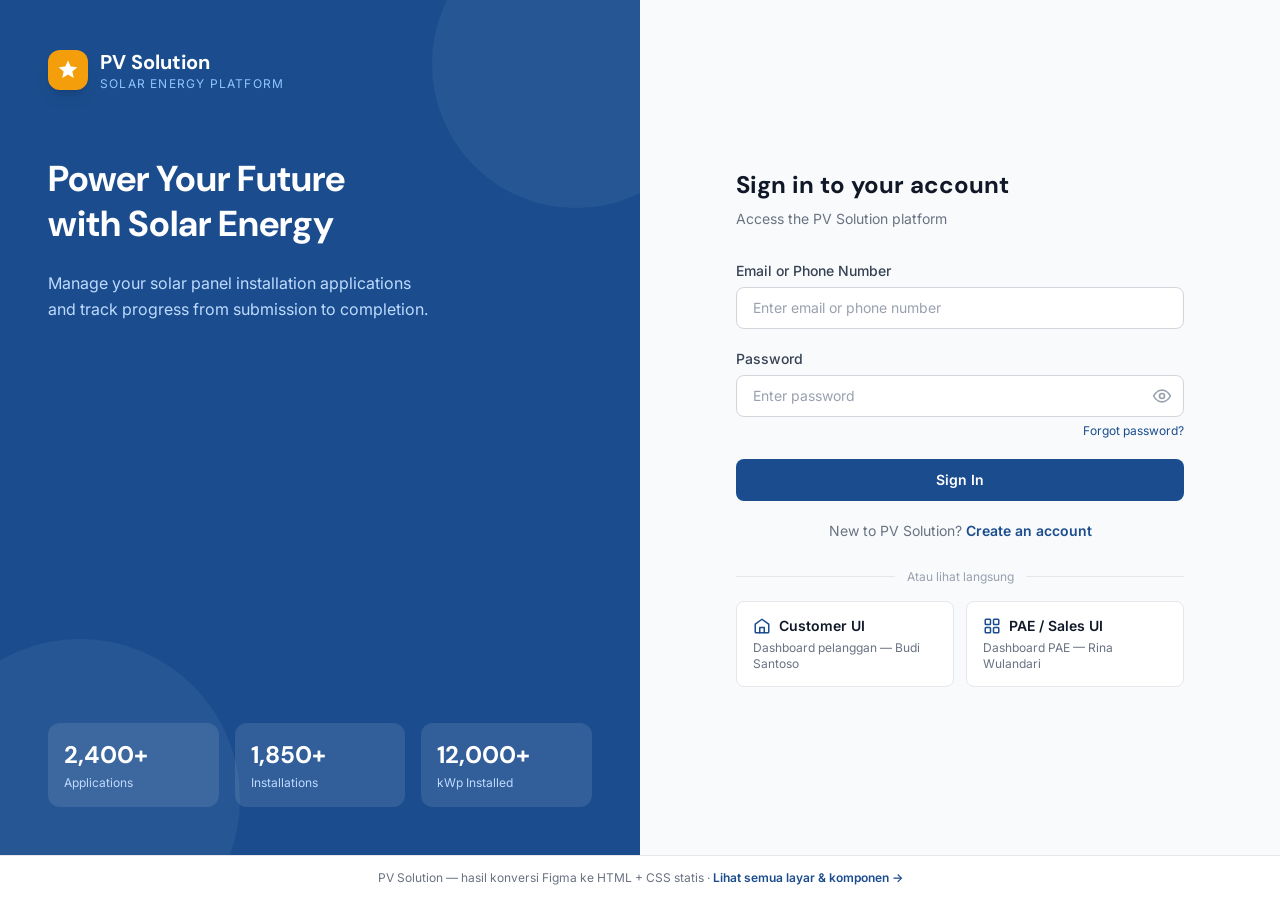
<file: html/index.html>
<!DOCTYPE html>
<html lang="en">
<head>
<meta charset="utf-8">
<meta name="viewport" content="width=device-width, initial-scale=1">
<title>Sign In · PV Solution</title>
<link rel="preconnect" href="https://fonts.googleapis.com">
<link rel="preconnect" href="https://fonts.gstatic.com" crossorigin>
<link href="https://fonts.googleapis.com/css2?family=DM+Sans:wght@400;500;600;700&family=Inter:wght@400;500;600;700&display=swap" rel="stylesheet">
<link rel="stylesheet" href="assets/styles.css">
</head>
<body>

<div class="page-shell">
<div class="auth">

  <!-- ============================================ Panel kiri: brand ===== -->
  <aside class="auth__aside">
    <span class="blob blob--1"></span>
    <span class="blob blob--2"></span>

    <div class="auth__inner">
      <div class="auth__brand">
        <span class="brandmark brandmark--lg">
          <svg width="24" height="24" viewBox="0 0 24 24" fill="currentColor" aria-hidden="true">
            <path d="M12 2.5l2.7 6.02 6.55.63-4.93 4.37 1.42 6.43L12 16.6l-5.74 3.35 1.42-6.43L2.75 9.15l6.55-.63L12 2.5z"></path>
          </svg>
        </span>
        <div>
          <div class="name">PV Solution</div>
          <div class="tag">Solar Energy Platform</div>
        </div>
      </div>

      <h1 class="display auth__headline">Power Your Future with Solar Energy</h1>
      <p class="auth__lead">Manage your solar panel installation applications and track progress from submission to completion.</p>
    </div>

    <div class="auth__stats">
      <div class="auth__stat"><div class="n">2,400+</div><div class="k">Applications</div></div>
      <div class="auth__stat"><div class="n">1,850+</div><div class="k">Installations</div></div>
      <div class="auth__stat"><div class="n">12,000+</div><div class="k">kWp Installed</div></div>
    </div>
  </aside>

  <!-- ============================================ Panel kanan: form ===== -->
  <main class="auth__panel">
    <div class="auth__form">

      <div class="head">
        <h2 class="display-sm">Sign in to your account</h2>
        <p class="sub">Access the PV Solution platform</p>
      </div>

      <!-- Di Figma layer ini di-hide (visible: false). Dipertahankan agar
           kontennya tidak hilang; hapus [hidden] untuk menampilkannya. -->
      <div class="demo-box" hidden>
        <div class="t">Demo Accounts (password: <code>password123</code>)</div>
        <div class="row">Customer: budi@email.com</div>
        <div class="row">PAE/Sales: rina.pae@pvsolution.id</div>
      </div>

      <form action="customer/dashboard.html">
        <div class="field">
          <label class="field__label" for="identifier">Email or Phone Number</label>
          <input class="input" id="identifier" name="identifier" type="text" placeholder="Enter email or phone number" autocomplete="username">
        </div>

        <div class="field">
          <label class="field__label" for="password">Password</label>
          <div class="input-group">
            <input class="input" id="password" name="password" type="password" placeholder="Enter password" autocomplete="current-password">
            <button class="input-group__btn" type="button" data-toggle-password aria-label="Show password">
              <svg width="20" height="20" viewBox="0 0 24 24" fill="none" stroke="currentColor" stroke-width="2" stroke-linecap="round" stroke-linejoin="round" aria-hidden="true">
                <path d="M2 12s3.5-7 10-7 10 7 10 7-3.5 7-10 7-10-7-10-7Z"></path>
                <circle cx="12" cy="12" r="3"></circle>
              </svg>
              <svg width="20" height="20" viewBox="0 0 24 24" fill="none" stroke="currentColor" stroke-width="2" stroke-linecap="round" stroke-linejoin="round" style="display:none" aria-hidden="true">
                <path d="M10.7 5.1A10.4 10.4 0 0 1 12 5c6.5 0 10 7 10 7a18 18 0 0 1-2.2 3.1M6.6 6.6A18 18 0 0 0 2 12s3.5 7 10 7a10.4 10.4 0 0 0 4.2-.9"></path>
                <path d="m2 2 20 20"></path>
              </svg>
            </button>
          </div>
          <div class="forgot"><a href="#">Forgot password?</a></div>
        </div>

        <button class="btn btn--primary btn--block" type="submit">Sign In</button>
      </form>

      <p class="auth__foot">New to PV Solution? <a href="register.html">Create an account</a></p>

      <!-- Bukan bagian desain Figma — jalan pintas prototipe untuk langsung
           membuka salah satu UI tanpa login sungguhan. -->
      <div class="quick-access">
        <div class="quick-access__divider">Atau lihat langsung</div>
        <div class="quick-access__grid">
          <a class="quick-access__btn" href="customer/dashboard.html">
            <span class="t">
              <svg width="18" height="18" viewBox="0 0 24 24" fill="none" stroke="currentColor" stroke-width="2" stroke-linecap="round" stroke-linejoin="round" aria-hidden="true">
                <path d="M3 9.5 12 3l9 6.5V20a1 1 0 0 1-1 1H4a1 1 0 0 1-1-1z"></path>
                <path d="M9 21v-7h6v7"></path>
              </svg>
              Customer UI
            </span>
            <span class="d">Dashboard pelanggan — Budi Santoso</span>
          </a>
          <a class="quick-access__btn" href="pae/dashboard.html">
            <span class="t">
              <svg width="18" height="18" viewBox="0 0 24 24" fill="none" stroke="currentColor" stroke-width="2" stroke-linecap="round" stroke-linejoin="round" aria-hidden="true">
                <rect x="3" y="3" width="7" height="7" rx="1"></rect>
                <rect x="14" y="3" width="7" height="7" rx="1"></rect>
                <rect x="3" y="14" width="7" height="7" rx="1"></rect>
                <rect x="14" y="14" width="7" height="7" rx="1"></rect>
              </svg>
              PAE / Sales UI
            </span>
            <span class="d">Dashboard PAE — Rina Wulandari</span>
          </a>
        </div>
      </div>

    </div>
  </main>

</div>

<footer class="page-footer">
  PV Solution — hasil konversi Figma ke HTML + CSS statis · <a href="screens.html">Lihat semua layar &amp; komponen &rarr;</a>
</footer>
</div>

<script src="assets/app.js"></script>
</body>
</html>
</file>
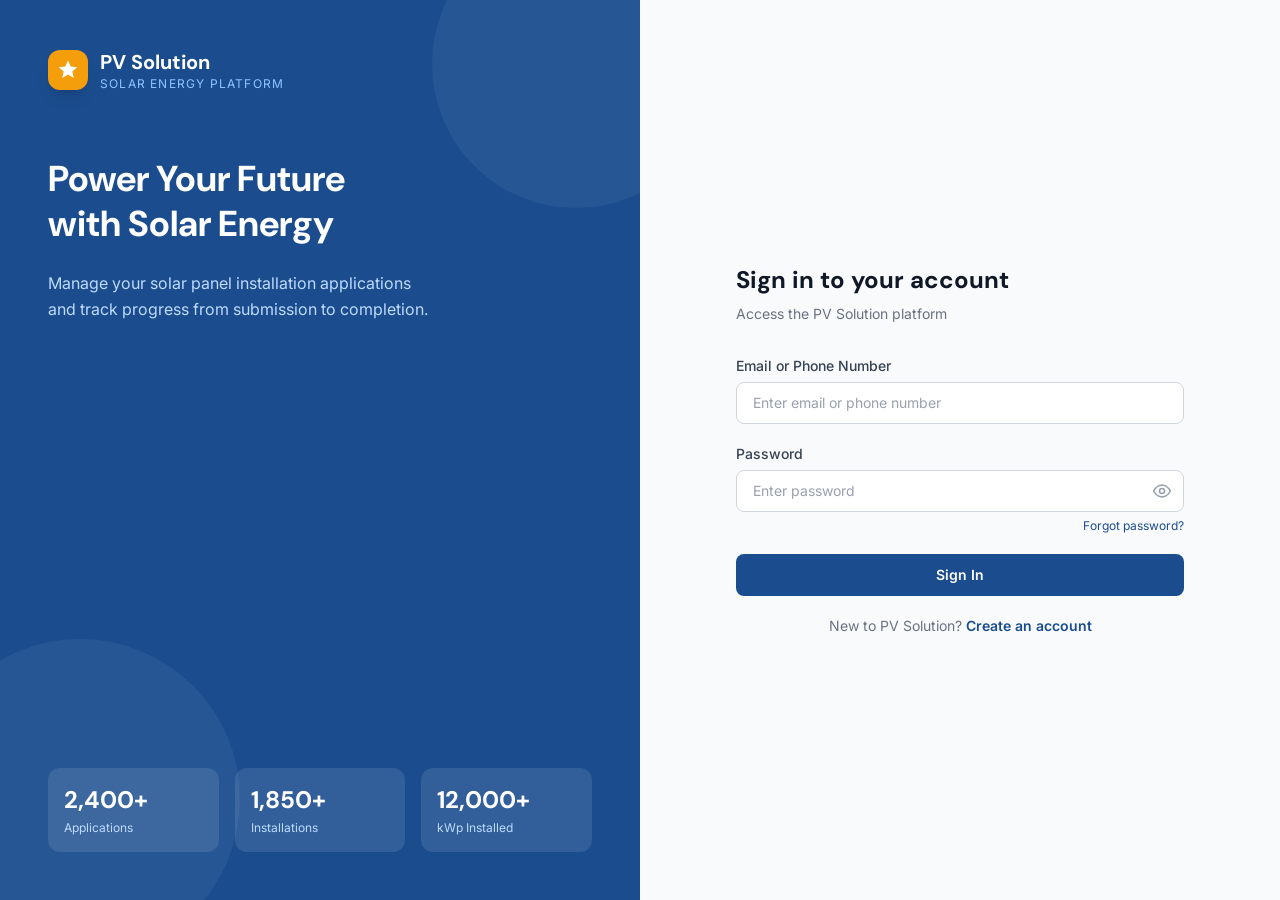
<file: html/login.html>
<!DOCTYPE html>
<html lang="en">
<head>
<meta charset="utf-8">
<meta name="viewport" content="width=device-width, initial-scale=1">
<title>Sign In · PV Solution</title>
<link rel="preconnect" href="https://fonts.googleapis.com">
<link rel="preconnect" href="https://fonts.gstatic.com" crossorigin>
<link href="https://fonts.googleapis.com/css2?family=DM+Sans:wght@400;500;600;700&family=Inter:wght@400;500;600;700&display=swap" rel="stylesheet">
<link rel="stylesheet" href="assets/styles.css">
</head>
<body>

<div class="auth">

  <!-- ============================================ Panel kiri: brand ===== -->
  <aside class="auth__aside">
    <span class="blob blob--1"></span>
    <span class="blob blob--2"></span>

    <div class="auth__inner">
      <div class="auth__brand">
        <span class="brandmark brandmark--lg">
          <svg width="24" height="24" viewBox="0 0 24 24" fill="currentColor" aria-hidden="true">
            <path d="M12 2.5l2.7 6.02 6.55.63-4.93 4.37 1.42 6.43L12 16.6l-5.74 3.35 1.42-6.43L2.75 9.15l6.55-.63L12 2.5z"></path>
          </svg>
        </span>
        <div>
          <div class="name">PV Solution</div>
          <div class="tag">Solar Energy Platform</div>
        </div>
      </div>

      <h1 class="display auth__headline">Power Your Future with Solar Energy</h1>
      <p class="auth__lead">Manage your solar panel installation applications and track progress from submission to completion.</p>
    </div>

    <div class="auth__stats">
      <div class="auth__stat"><div class="n">2,400+</div><div class="k">Applications</div></div>
      <div class="auth__stat"><div class="n">1,850+</div><div class="k">Installations</div></div>
      <div class="auth__stat"><div class="n">12,000+</div><div class="k">kWp Installed</div></div>
    </div>
  </aside>

  <!-- ============================================ Panel kanan: form ===== -->
  <main class="auth__panel">
    <div class="auth__form">

      <div class="head">
        <h2 class="display-sm">Sign in to your account</h2>
        <p class="sub">Access the PV Solution platform</p>
      </div>

      <!-- Di Figma layer ini di-hide (visible: false). Dipertahankan agar
           kontennya tidak hilang; hapus [hidden] untuk menampilkannya. -->
      <div class="demo-box" hidden>
        <div class="t">Demo Accounts (password: <code>password123</code>)</div>
        <div class="row">Customer: budi@email.com</div>
        <div class="row">PAE/Sales: rina.pae@pvsolution.id</div>
      </div>

      <form action="customer/dashboard.html">
        <div class="field">
          <label class="field__label" for="identifier">Email or Phone Number</label>
          <input class="input" id="identifier" name="identifier" type="text" placeholder="Enter email or phone number" autocomplete="username">
        </div>

        <div class="field">
          <label class="field__label" for="password">Password</label>
          <div class="input-group">
            <input class="input" id="password" name="password" type="password" placeholder="Enter password" autocomplete="current-password">
            <button class="input-group__btn" type="button" data-toggle-password aria-label="Show password">
              <svg width="20" height="20" viewBox="0 0 24 24" fill="none" stroke="currentColor" stroke-width="2" stroke-linecap="round" stroke-linejoin="round" aria-hidden="true">
                <path d="M2 12s3.5-7 10-7 10 7 10 7-3.5 7-10 7-10-7-10-7Z"></path>
                <circle cx="12" cy="12" r="3"></circle>
              </svg>
              <svg width="20" height="20" viewBox="0 0 24 24" fill="none" stroke="currentColor" stroke-width="2" stroke-linecap="round" stroke-linejoin="round" style="display:none" aria-hidden="true">
                <path d="M10.7 5.1A10.4 10.4 0 0 1 12 5c6.5 0 10 7 10 7a18 18 0 0 1-2.2 3.1M6.6 6.6A18 18 0 0 0 2 12s3.5 7 10 7a10.4 10.4 0 0 0 4.2-.9"></path>
                <path d="m2 2 20 20"></path>
              </svg>
            </button>
          </div>
          <div class="forgot"><a href="#">Forgot password?</a></div>
        </div>

        <button class="btn btn--primary btn--block" type="submit">Sign In</button>
      </form>

      <p class="auth__foot">New to PV Solution? <a href="register.html">Create an account</a></p>

    </div>
  </main>

</div>

<script src="assets/app.js"></script>
</body>
</html>
</file>
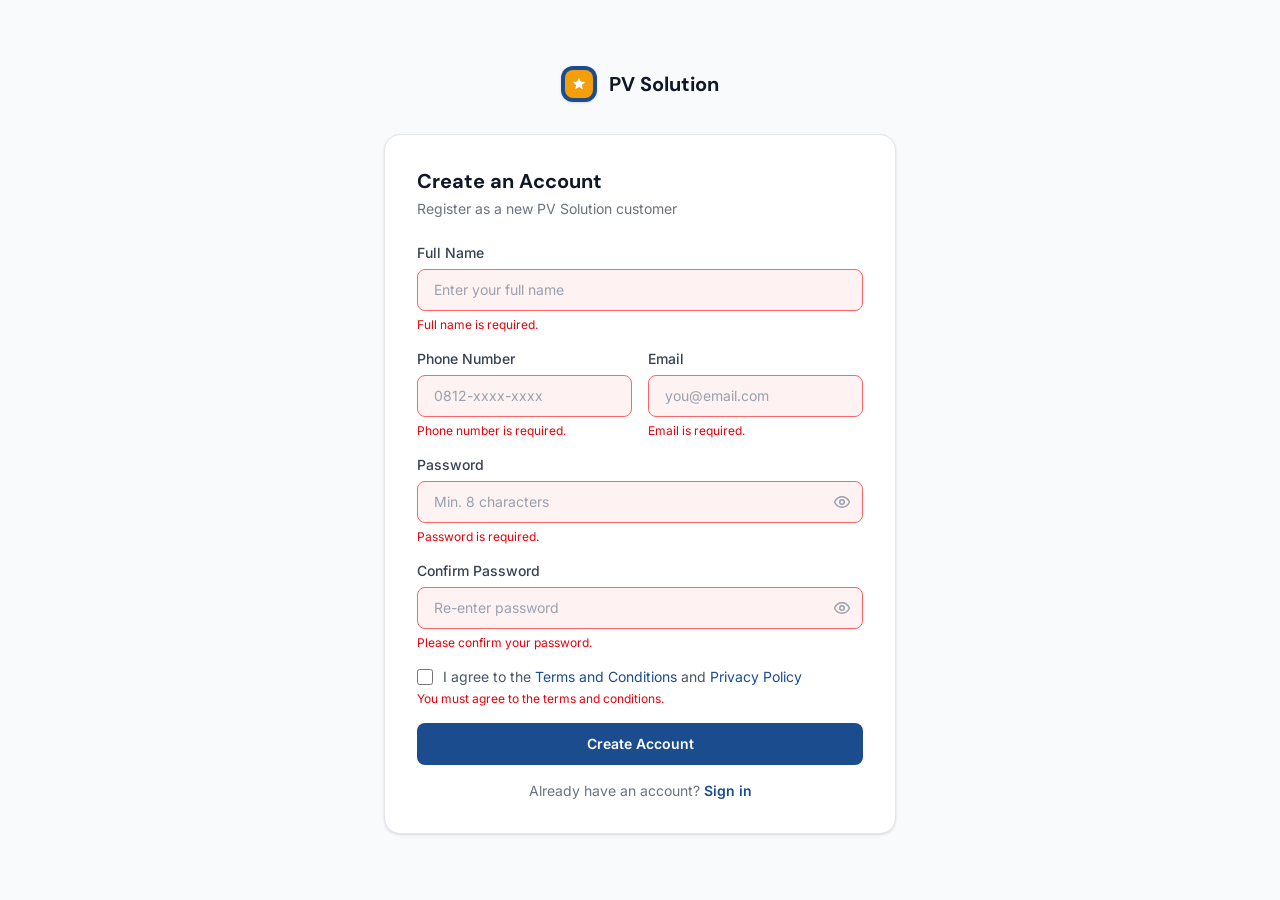
<file: html/register-invalid.html>
<!DOCTYPE html>
<html lang="en">
<head>
<meta charset="utf-8">
<meta name="viewport" content="width=device-width, initial-scale=1">
<title>Create an Account (validation) · PV Solution</title>
<link rel="preconnect" href="https://fonts.googleapis.com">
<link rel="preconnect" href="https://fonts.gstatic.com" crossorigin>
<link href="https://fonts.googleapis.com/css2?family=DM+Sans:wght@400;500;600;700&family=Inter:wght@400;500;600;700&display=swap" rel="stylesheet">
<link rel="stylesheet" href="assets/styles.css">
</head>
<body>

<div class="auth-center">
  <div class="auth-center__inner">

    <div class="auth-logo">
      <span class="auth-logo__mark"><span><svg width="16" height="16" viewBox="0 0 24 24" fill="currentColor" aria-hidden="true"><path d="M12 2.5l2.7 6.02 6.55.63-4.93 4.37 1.42 6.43L12 16.6l-5.74 3.35 1.42-6.43L2.75 9.15l6.55-.63L12 2.5z"/></svg></span></span>
      <span class="auth-logo__name">PV Solution</span>
    </div>

    <div class="auth-card">
      <h1 class="h2">Create an Account</h1>
      <p class="auth-card__sub">Register as a new PV Solution customer</p>

      <form action="login.html">
        <div class="col">
          <div class="field field--invalid">
            <label class="field__label" for="fullname">Full Name</label>
            <input class="input" id="fullname" name="fullname" type="text" placeholder="Enter your full name">
            <p class="field__error">Full name is required.</p>
          </div>
        </div>

        <div class="pair">
          <div class="field field--invalid">
            <label class="field__label" for="phone">Phone Number</label>
            <input class="input" id="phone" name="phone" type="tel" placeholder="0812-xxxx-xxxx">
            <p class="field__error">Phone number is required.</p>
          </div>
          <div class="field field--invalid">
            <label class="field__label" for="email">Email</label>
            <input class="input" id="email" name="email" type="email" placeholder="you@email.com">
            <p class="field__error">Email is required.</p>
          </div>
        </div>

        <div class="col">
          <div class="field field--invalid">
            <label class="field__label" for="password">Password</label>
            <div class="input-group"><input class="input" id="password" name="password" type="password" placeholder="Min. 8 characters" autocomplete="new-password"><button class="input-group__btn" type="button" data-toggle-password aria-label="Show password">
              <svg width="18" height="18" viewBox="0 0 24 24" fill="none" stroke="currentColor" stroke-width="2" stroke-linecap="round" stroke-linejoin="round" aria-hidden="true">
                <path d="M2 12s3.5-7 10-7 10 7 10 7-3.5 7-10 7-10-7-10-7Z"></path><circle cx="12" cy="12" r="3"></circle>
              </svg>
              <svg width="18" height="18" viewBox="0 0 24 24" fill="none" stroke="currentColor" stroke-width="2" stroke-linecap="round" stroke-linejoin="round" style="display:none" aria-hidden="true">
                <path d="M10.7 5.1A10.4 10.4 0 0 1 12 5c6.5 0 10 7 10 7a18 18 0 0 1-2.2 3.1M6.6 6.6A18 18 0 0 0 2 12s3.5 7 10 7a10.4 10.4 0 0 0 4.2-.9"></path><path d="m2 2 20 20"></path>
              </svg>
            </button></div>
            <p class="field__error">Password is required.</p>
          </div>
        </div>

        <div class="col">
          <div class="field field--invalid">
            <label class="field__label" for="confirm">Confirm Password</label>
            <div class="input-group"><input class="input" id="confirm" name="confirm" type="password" placeholder="Re-enter password" autocomplete="new-password"><button class="input-group__btn" type="button" data-toggle-password aria-label="Show password">
              <svg width="18" height="18" viewBox="0 0 24 24" fill="none" stroke="currentColor" stroke-width="2" stroke-linecap="round" stroke-linejoin="round" aria-hidden="true">
                <path d="M2 12s3.5-7 10-7 10 7 10 7-3.5 7-10 7-10-7-10-7Z"></path><circle cx="12" cy="12" r="3"></circle>
              </svg>
              <svg width="18" height="18" viewBox="0 0 24 24" fill="none" stroke="currentColor" stroke-width="2" stroke-linecap="round" stroke-linejoin="round" style="display:none" aria-hidden="true">
                <path d="M10.7 5.1A10.4 10.4 0 0 1 12 5c6.5 0 10 7 10 7a18 18 0 0 1-2.2 3.1M6.6 6.6A18 18 0 0 0 2 12s3.5 7 10 7a10.4 10.4 0 0 0 4.2-.9"></path><path d="m2 2 20 20"></path>
              </svg>
            </button></div>
            <p class="field__error">Please confirm your password.</p>
          </div>
        </div>

        <div>
          <div class="checkline">
            <input id="terms" name="terms" type="checkbox">
            <label class="muted-600" for="terms">I agree to the <a href="#">Terms and Conditions</a> and <a href="#">Privacy Policy</a></label>
          </div>
            <p class="field__error" style="margin-top:4px">You must agree to the terms and conditions.</p>
        </div>

        <button class="btn btn--primary btn--block" type="submit">Create Account</button>
      </form>

      <p class="auth-card__foot">Already have an account? <a href="login.html">Sign in</a></p>
    </div>

  </div>
</div>

<script src="assets/app.js"></script>
</body>
</html>
</file>
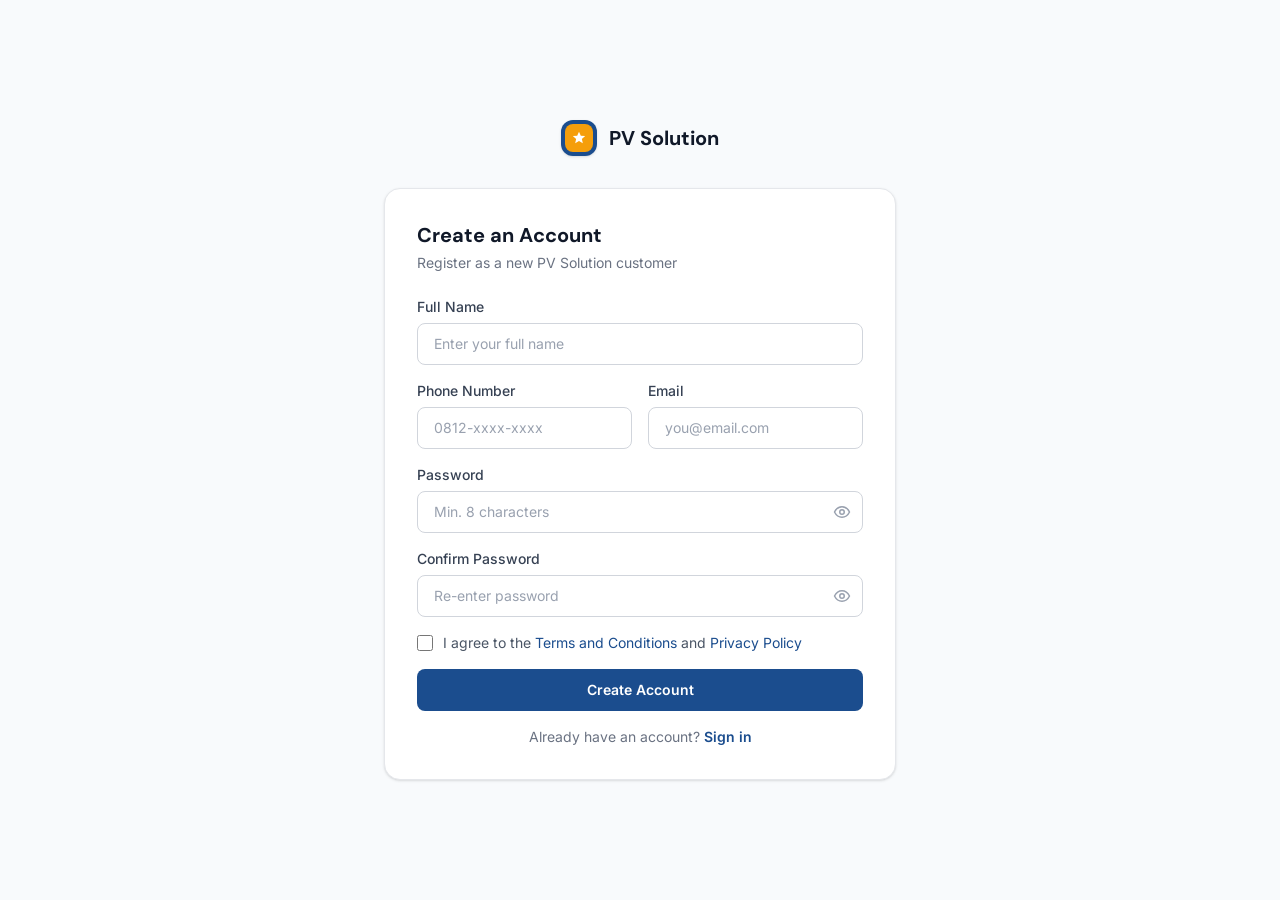
<file: html/register.html>
<!DOCTYPE html>
<html lang="en">
<head>
<meta charset="utf-8">
<meta name="viewport" content="width=device-width, initial-scale=1">
<title>Create an Account · PV Solution</title>
<link rel="preconnect" href="https://fonts.googleapis.com">
<link rel="preconnect" href="https://fonts.gstatic.com" crossorigin>
<link href="https://fonts.googleapis.com/css2?family=DM+Sans:wght@400;500;600;700&family=Inter:wght@400;500;600;700&display=swap" rel="stylesheet">
<link rel="stylesheet" href="assets/styles.css">
</head>
<body>

<div class="auth-center">
  <div class="auth-center__inner">

    <div class="auth-logo">
      <span class="auth-logo__mark"><span><svg width="16" height="16" viewBox="0 0 24 24" fill="currentColor" aria-hidden="true"><path d="M12 2.5l2.7 6.02 6.55.63-4.93 4.37 1.42 6.43L12 16.6l-5.74 3.35 1.42-6.43L2.75 9.15l6.55-.63L12 2.5z"/></svg></span></span>
      <span class="auth-logo__name">PV Solution</span>
    </div>

    <div class="auth-card">
      <h1 class="h2">Create an Account</h1>
      <p class="auth-card__sub">Register as a new PV Solution customer</p>

      <form action="login.html">
        <div class="col">
          <div class="field">
            <label class="field__label" for="fullname">Full Name</label>
            <input class="input" id="fullname" name="fullname" type="text" placeholder="Enter your full name">
          </div>
        </div>

        <div class="pair">
          <div class="field">
            <label class="field__label" for="phone">Phone Number</label>
            <input class="input" id="phone" name="phone" type="tel" placeholder="0812-xxxx-xxxx">
          </div>
          <div class="field">
            <label class="field__label" for="email">Email</label>
            <input class="input" id="email" name="email" type="email" placeholder="you@email.com">
          </div>
        </div>

        <div class="col">
          <div class="field">
            <label class="field__label" for="password">Password</label>
            <div class="input-group"><input class="input" id="password" name="password" type="password" placeholder="Min. 8 characters" autocomplete="new-password"><button class="input-group__btn" type="button" data-toggle-password aria-label="Show password">
              <svg width="18" height="18" viewBox="0 0 24 24" fill="none" stroke="currentColor" stroke-width="2" stroke-linecap="round" stroke-linejoin="round" aria-hidden="true">
                <path d="M2 12s3.5-7 10-7 10 7 10 7-3.5 7-10 7-10-7-10-7Z"></path><circle cx="12" cy="12" r="3"></circle>
              </svg>
              <svg width="18" height="18" viewBox="0 0 24 24" fill="none" stroke="currentColor" stroke-width="2" stroke-linecap="round" stroke-linejoin="round" style="display:none" aria-hidden="true">
                <path d="M10.7 5.1A10.4 10.4 0 0 1 12 5c6.5 0 10 7 10 7a18 18 0 0 1-2.2 3.1M6.6 6.6A18 18 0 0 0 2 12s3.5 7 10 7a10.4 10.4 0 0 0 4.2-.9"></path><path d="m2 2 20 20"></path>
              </svg>
            </button></div>
          </div>
        </div>

        <div class="col">
          <div class="field">
            <label class="field__label" for="confirm">Confirm Password</label>
            <div class="input-group"><input class="input" id="confirm" name="confirm" type="password" placeholder="Re-enter password" autocomplete="new-password"><button class="input-group__btn" type="button" data-toggle-password aria-label="Show password">
              <svg width="18" height="18" viewBox="0 0 24 24" fill="none" stroke="currentColor" stroke-width="2" stroke-linecap="round" stroke-linejoin="round" aria-hidden="true">
                <path d="M2 12s3.5-7 10-7 10 7 10 7-3.5 7-10 7-10-7-10-7Z"></path><circle cx="12" cy="12" r="3"></circle>
              </svg>
              <svg width="18" height="18" viewBox="0 0 24 24" fill="none" stroke="currentColor" stroke-width="2" stroke-linecap="round" stroke-linejoin="round" style="display:none" aria-hidden="true">
                <path d="M10.7 5.1A10.4 10.4 0 0 1 12 5c6.5 0 10 7 10 7a18 18 0 0 1-2.2 3.1M6.6 6.6A18 18 0 0 0 2 12s3.5 7 10 7a10.4 10.4 0 0 0 4.2-.9"></path><path d="m2 2 20 20"></path>
              </svg>
            </button></div>
          </div>
        </div>

        <div>
          <div class="checkline">
            <input id="terms" name="terms" type="checkbox">
            <label class="muted-600" for="terms">I agree to the <a href="#">Terms and Conditions</a> and <a href="#">Privacy Policy</a></label>
          </div>
        </div>

        <button class="btn btn--primary btn--block" type="submit">Create Account</button>
      </form>

      <p class="auth-card__foot">Already have an account? <a href="login.html">Sign in</a></p>
    </div>

  </div>
</div>

<script src="assets/app.js"></script>
</body>
</html>
</file>
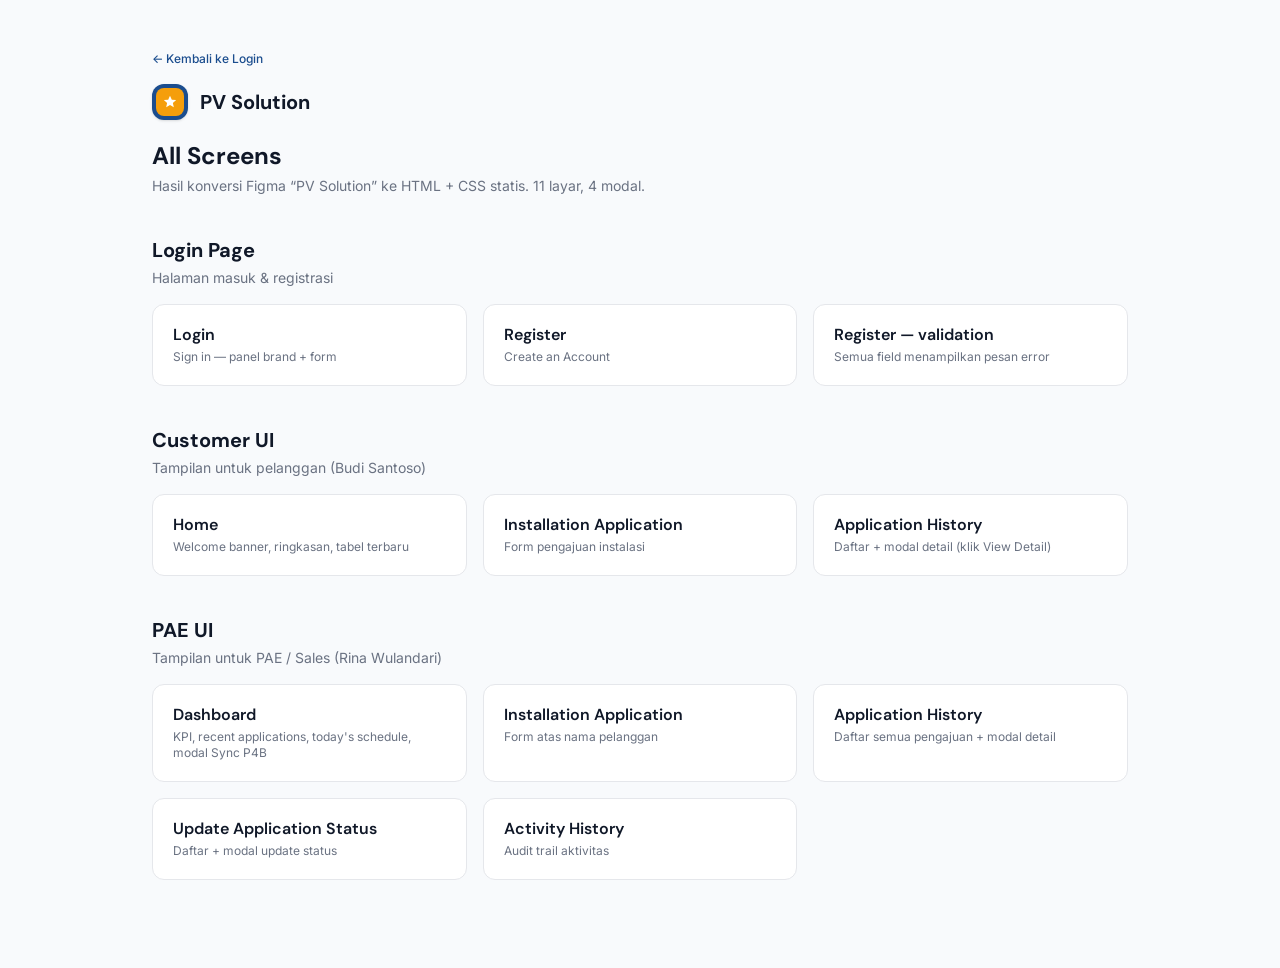
<file: html/screens.html>
<!DOCTYPE html>
<html lang="en">
<head>
<meta charset="utf-8">
<meta name="viewport" content="width=device-width, initial-scale=1">
<title>Screens · PV Solution</title>
<link rel="preconnect" href="https://fonts.googleapis.com">
<link rel="preconnect" href="https://fonts.gstatic.com" crossorigin>
<link href="https://fonts.googleapis.com/css2?family=DM+Sans:wght@400;500;600;700&family=Inter:wght@400;500;600;700&display=swap" rel="stylesheet">
<link rel="stylesheet" href="assets/styles.css">
</head>
<body>

<div class="index-page">
  <header style="margin-bottom:40px">
    <a class="link-btn small" href="index.html">&larr; Kembali ke Login</a>
    <div class="auth-logo" style="justify-content:flex-start;margin-top:16px">
      <span class="auth-logo__mark"><span><svg width="16" height="16" viewBox="0 0 24 24" fill="currentColor" aria-hidden="true"><path d="M12 2.5l2.7 6.02 6.55.63-4.93 4.37 1.42 6.43L12 16.6l-5.74 3.35 1.42-6.43L2.75 9.15l6.55-.63L12 2.5z"/></svg></span></span>
      <span class="auth-logo__name">PV Solution</span>
    </div>
    <h1 class="display-sm" style="margin-top:20px">All Screens</h1>
    <p class="muted" style="margin-top:4px">Hasil konversi Figma &ldquo;PV Solution&rdquo; ke HTML + CSS statis. 11 layar, 4 modal.</p>
  </header>

    <section class="index-group">
      <h2 class="h2">Login Page</h2>
      <p>Halaman masuk & registrasi</p>
      <div class="index-grid">
        <a class="index-card" href="login.html"><div class="t">Login</div><div class="d">Sign in — panel brand + form</div></a>
        <a class="index-card" href="register.html"><div class="t">Register</div><div class="d">Create an Account</div></a>
        <a class="index-card" href="register-invalid.html"><div class="t">Register — validation</div><div class="d">Semua field menampilkan pesan error</div></a>
      </div>
    </section>

    <section class="index-group">
      <h2 class="h2">Customer UI</h2>
      <p>Tampilan untuk pelanggan (Budi Santoso)</p>
      <div class="index-grid">
        <a class="index-card" href="customer/dashboard.html"><div class="t">Home</div><div class="d">Welcome banner, ringkasan, tabel terbaru</div></a>
        <a class="index-card" href="customer/application.html"><div class="t">Installation Application</div><div class="d">Form pengajuan instalasi</div></a>
        <a class="index-card" href="customer/history.html"><div class="t">Application History</div><div class="d">Daftar + modal detail (klik View Detail)</div></a>
      </div>
    </section>

    <section class="index-group">
      <h2 class="h2">PAE UI</h2>
      <p>Tampilan untuk PAE / Sales (Rina Wulandari)</p>
      <div class="index-grid">
        <a class="index-card" href="pae/dashboard.html"><div class="t">Dashboard</div><div class="d">KPI, recent applications, today's schedule, modal Sync P4B</div></a>
        <a class="index-card" href="pae/application.html"><div class="t">Installation Application</div><div class="d">Form atas nama pelanggan</div></a>
        <a class="index-card" href="pae/history.html"><div class="t">Application History</div><div class="d">Daftar semua pengajuan + modal detail</div></a>
        <a class="index-card" href="pae/update-status.html"><div class="t">Update Application Status</div><div class="d">Daftar + modal update status</div></a>
        <a class="index-card" href="pae/activity.html"><div class="t">Activity History</div><div class="d">Audit trail aktivitas</div></a>
      </div>
    </section>
</div>

</body>
</html>
</file>
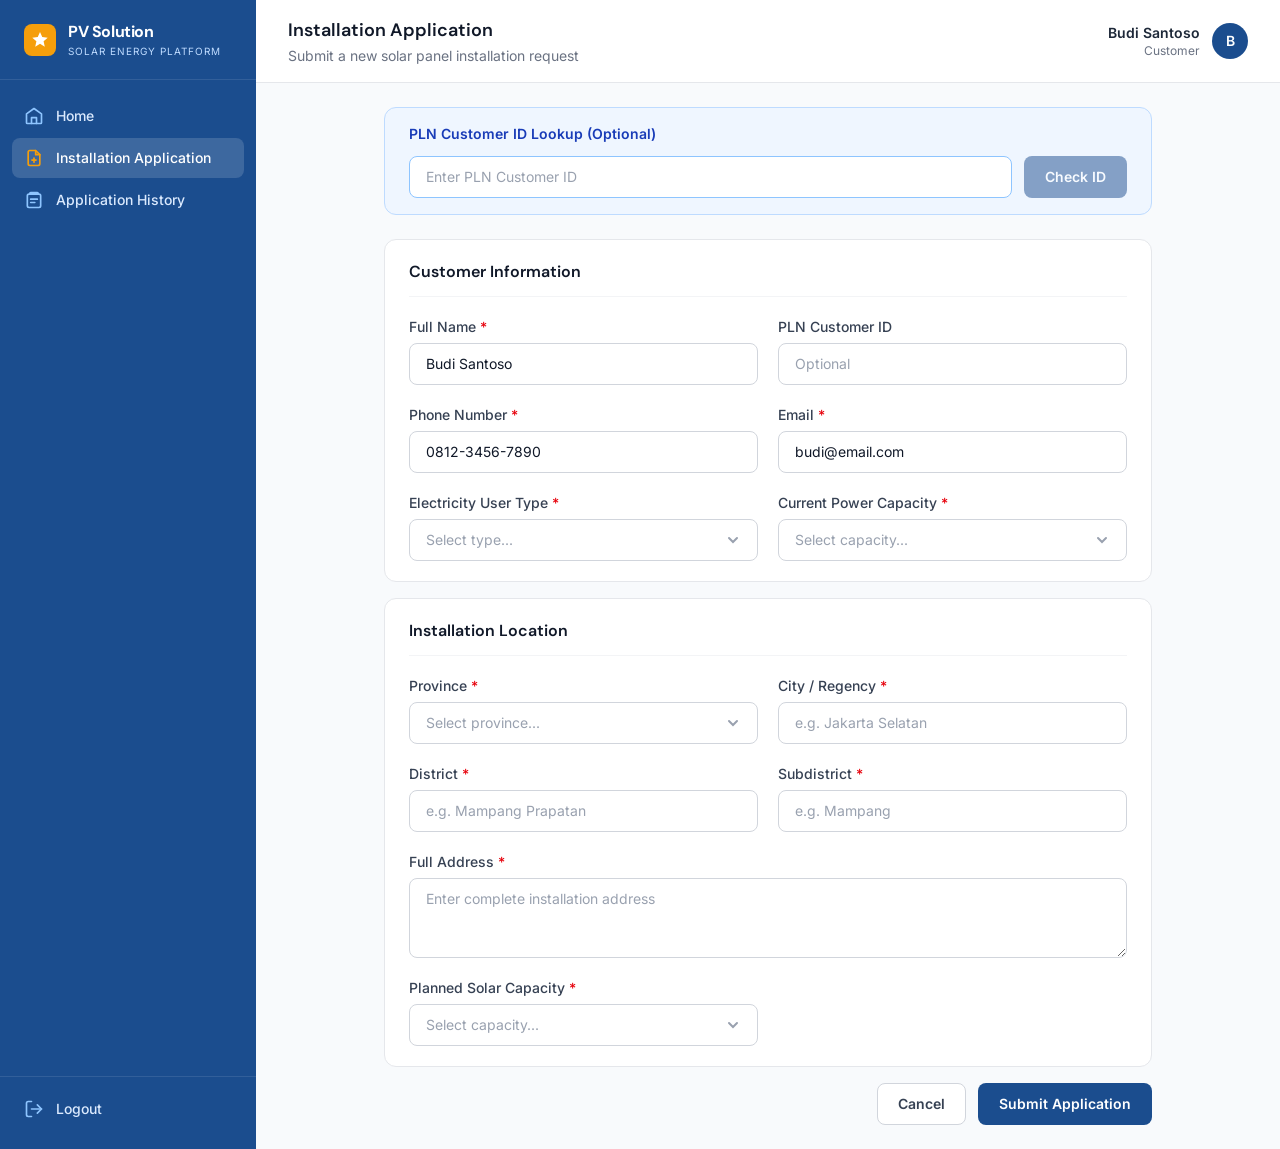
<file: html/customer/application.html>
<!DOCTYPE html>
<html lang="en">
<head>
<meta charset="utf-8">
<meta name="viewport" content="width=device-width, initial-scale=1">
<title>Installation Application · PV Solution</title>
<link rel="preconnect" href="https://fonts.googleapis.com">
<link rel="preconnect" href="https://fonts.gstatic.com" crossorigin>
<link href="https://fonts.googleapis.com/css2?family=DM+Sans:wght@400;500;600;700&family=Inter:wght@400;500;600;700&display=swap" rel="stylesheet">
<link rel="stylesheet" href="../assets/styles.css">
</head>
<body>

<div class="app">
  <aside class="sidebar">
    <div class="sidebar__brand">
      <span class="brandmark"><svg width="20" height="20" viewBox="0 0 24 24" fill="currentColor" aria-hidden="true"><path d="M12 2.5l2.7 6.02 6.55.63-4.93 4.37 1.42 6.43L12 16.6l-5.74 3.35 1.42-6.43L2.75 9.15l6.55-.63L12 2.5z"/></svg></span>
      <div>
        <div class="sidebar__name">PV Solution</div>
        <div class="sidebar__tag">Solar Energy Platform</div>
      </div>
    </div>

    <nav class="nav">
      <a class="nav__item" href="dashboard.html"><svg width="20" height="20" viewBox="0 0 24 24" fill="none" stroke="currentColor" stroke-width="2" stroke-linecap="round" stroke-linejoin="round" aria-hidden="true"><path d="M3 9.5 12 3l9 6.5V20a1 1 0 0 1-1 1H4a1 1 0 0 1-1-1z"/><path d="M9 21v-7h6v7"/></svg><span>Home</span></a>
      <a class="nav__item is-active" href="application.html"><svg width="20" height="20" viewBox="0 0 24 24" fill="none" stroke="currentColor" stroke-width="2" stroke-linecap="round" stroke-linejoin="round" aria-hidden="true"><path d="M14 3v5h5"/><path d="M19 8v11a2 2 0 0 1-2 2H7a2 2 0 0 1-2-2V5a2 2 0 0 1 2-2h7z"/><path d="M12 12v5M9.5 14.5h5"/></svg><span>Installation Application</span></a>
      <a class="nav__item" href="history.html"><svg width="20" height="20" viewBox="0 0 24 24" fill="none" stroke="currentColor" stroke-width="2" stroke-linecap="round" stroke-linejoin="round" aria-hidden="true"><path d="M8 3h8a1 1 0 0 1 1 1v1H7V4a1 1 0 0 1 1-1z"/><path d="M7 5H6a2 2 0 0 0-2 2v12a2 2 0 0 0 2 2h12a2 2 0 0 0 2-2V7a2 2 0 0 0-2-2h-1"/><path d="M8 11h8M8 15h5"/></svg><span>Application History</span></a>
    </nav>

    <div class="sidebar__foot">
      <a class="nav__item" href="../index.html"><svg width="20" height="20" viewBox="0 0 24 24" fill="none" stroke="currentColor" stroke-width="2" stroke-linecap="round" stroke-linejoin="round" aria-hidden="true"><path d="M9 21H5a2 2 0 0 1-2-2V5a2 2 0 0 1 2-2h4"/><path d="m16 17 5-5-5-5"/><path d="M21 12H9"/></svg><span>Logout</span></a>
    </div>
  </aside>

  <div class="nav-backdrop" data-nav-close></div>

  <div class="main">
    <header class="topbar">
      <button class="menu-toggle" type="button" aria-label="Open menu" data-nav-toggle><svg width="20" height="20" viewBox="0 0 24 24" fill="none" stroke="currentColor" stroke-width="2" stroke-linecap="round" stroke-linejoin="round" aria-hidden="true"><path d="M3 6h18M3 12h18M3 18h18"/></svg></button>
      <div class="grow">
        <h1 class="h1">Installation Application</h1>
        <p class="topbar__sub">Submit a new solar panel installation request</p>
      </div>
      <div class="user">
        <div class="user__meta">
          <div class="user__name">Budi Santoso</div>
          <div class="user__role">Customer</div>
        </div>
        <span class="avatar">B</span>
      </div>
    </header>

    <main class="content">
      <form class="form-stack" action="history.html">
        <div class="lookup">
          <div class="lookup__title">PLN Customer ID Lookup (Optional)</div>
          <div class="lookup__row">
            <input class="input" type="text" placeholder="Enter PLN Customer ID" aria-label="PLN Customer ID">
            <button class="btn btn--primary" type="button">Check ID</button>
          </div>
        </div>

        <div class="form-card">
          <h2 class="section-title">Customer Information</h2>
          <div class="form-grid">
            <div class="field"><label class="field__label" for="fullname">Full Name <span class="req">*</span></label><input class="input" type="text" id="fullname" name="fullname" placeholder="Enter full name" value="Budi Santoso"></div>
            <div class="field"><label class="field__label" for="pln-id">PLN Customer ID</label><input class="input" type="text" id="pln-id" name="pln-id" placeholder="Optional"></div>
            <div class="field"><label class="field__label" for="phone">Phone Number <span class="req">*</span></label><input class="input" type="tel" id="phone" name="phone" placeholder="0812-3456-7890" value="0812-3456-7890"></div>
            <div class="field"><label class="field__label" for="email">Email <span class="req">*</span></label><input class="input" type="email" id="email" name="email" placeholder="budi@email.com" value="budi@email.com"></div>
            <div class="field"><label class="field__label" for="user-type">Electricity User Type <span class="req">*</span></label><select class="select" id="user-type" name="user-type"><option value="" selected>Select type...</option><option>Rumah Tangga (R1)</option><option>Rumah Tangga (R2)</option><option>Bisnis (B1)</option><option>Industri (I1)</option></select></div>
            <div class="field"><label class="field__label" for="current-capacity">Current Power Capacity <span class="req">*</span></label><select class="select" id="current-capacity" name="current-capacity"><option value="" selected>Select capacity...</option><option>900 VA</option><option>1300 VA</option><option>2200 VA</option><option>3500 VA</option><option>&gt; 3500 VA</option></select></div>
          </div>
        </div>

        <div class="form-card">
          <h2 class="section-title">Installation Location</h2>
          <div class="form-grid">
            <div class="field"><label class="field__label" for="province">Province <span class="req">*</span></label><select class="select" id="province" name="province"><option value="" selected>Select province...</option><option>DKI Jakarta</option><option>Jawa Barat</option><option>Jawa Tengah</option><option>Jawa Timur</option><option>Banten</option></select></div>
            <div class="field"><label class="field__label" for="city">City / Regency <span class="req">*</span></label><input class="input" type="text" id="city" name="city" placeholder="e.g. Jakarta Selatan"></div>
            <div class="field"><label class="field__label" for="district">District <span class="req">*</span></label><input class="input" type="text" id="district" name="district" placeholder="e.g. Mampang Prapatan"></div>
            <div class="field"><label class="field__label" for="subdistrict">Subdistrict <span class="req">*</span></label><input class="input" type="text" id="subdistrict" name="subdistrict" placeholder="e.g. Mampang"></div>
            <div class="field span-2">
              <label class="field__label" for="address">Full Address <span class="req">*</span></label>
              <textarea class="textarea" id="address" name="address" placeholder="Enter complete installation address"></textarea>
            </div>
            <div class="field"><label class="field__label" for="planned-capacity">Planned Solar Capacity <span class="req">*</span></label><select class="select" id="planned-capacity" name="planned-capacity"><option value="" selected>Select capacity...</option><option>1 kWp</option><option>2 kWp</option><option>3 kWp</option><option>4 kWp</option><option>5 kWp</option></select></div>
          </div>
        </div>

        <div class="form-actions">
          <a class="btn btn--ghost" href="dashboard.html">Cancel</a>
          <button class="btn btn--primary" type="submit">Submit Application</button>
        </div>
      </form>
    </main>
  </div>
</div>

<script src="../assets/app.js"></script>
</body>
</html>
</file>
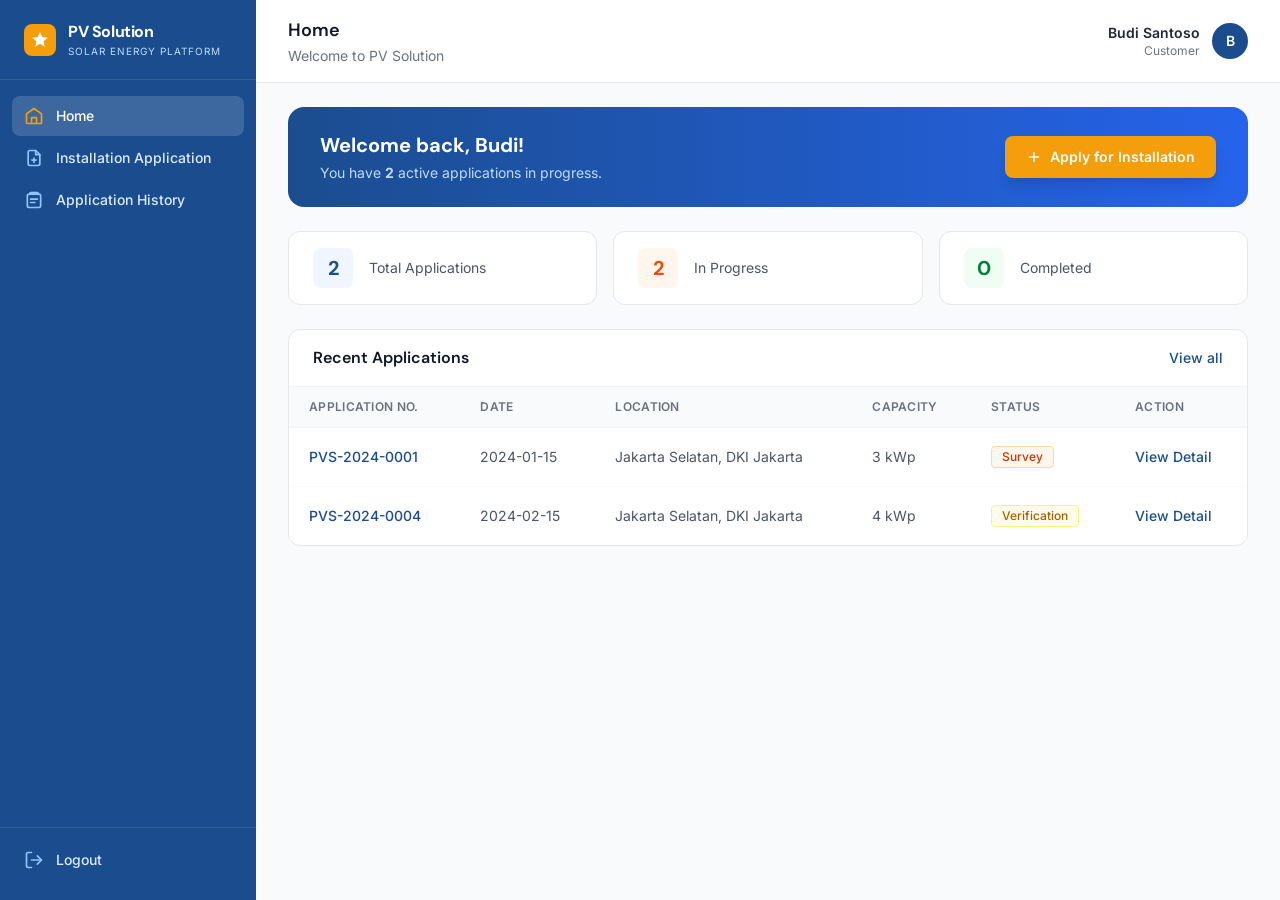
<file: html/customer/dashboard.html>
<!DOCTYPE html>
<html lang="en">
<head>
<meta charset="utf-8">
<meta name="viewport" content="width=device-width, initial-scale=1">
<title>Home · PV Solution</title>
<link rel="preconnect" href="https://fonts.googleapis.com">
<link rel="preconnect" href="https://fonts.gstatic.com" crossorigin>
<link href="https://fonts.googleapis.com/css2?family=DM+Sans:wght@400;500;600;700&family=Inter:wght@400;500;600;700&display=swap" rel="stylesheet">
<link rel="stylesheet" href="../assets/styles.css">
</head>
<body>

<div class="app">
  <aside class="sidebar">
    <div class="sidebar__brand">
      <span class="brandmark"><svg width="20" height="20" viewBox="0 0 24 24" fill="currentColor" aria-hidden="true"><path d="M12 2.5l2.7 6.02 6.55.63-4.93 4.37 1.42 6.43L12 16.6l-5.74 3.35 1.42-6.43L2.75 9.15l6.55-.63L12 2.5z"/></svg></span>
      <div>
        <div class="sidebar__name">PV Solution</div>
        <div class="sidebar__tag">Solar Energy Platform</div>
      </div>
    </div>

    <nav class="nav">
      <a class="nav__item is-active" href="dashboard.html"><svg width="20" height="20" viewBox="0 0 24 24" fill="none" stroke="currentColor" stroke-width="2" stroke-linecap="round" stroke-linejoin="round" aria-hidden="true"><path d="M3 9.5 12 3l9 6.5V20a1 1 0 0 1-1 1H4a1 1 0 0 1-1-1z"/><path d="M9 21v-7h6v7"/></svg><span>Home</span></a>
      <a class="nav__item" href="application.html"><svg width="20" height="20" viewBox="0 0 24 24" fill="none" stroke="currentColor" stroke-width="2" stroke-linecap="round" stroke-linejoin="round" aria-hidden="true"><path d="M14 3v5h5"/><path d="M19 8v11a2 2 0 0 1-2 2H7a2 2 0 0 1-2-2V5a2 2 0 0 1 2-2h7z"/><path d="M12 12v5M9.5 14.5h5"/></svg><span>Installation Application</span></a>
      <a class="nav__item" href="history.html"><svg width="20" height="20" viewBox="0 0 24 24" fill="none" stroke="currentColor" stroke-width="2" stroke-linecap="round" stroke-linejoin="round" aria-hidden="true"><path d="M8 3h8a1 1 0 0 1 1 1v1H7V4a1 1 0 0 1 1-1z"/><path d="M7 5H6a2 2 0 0 0-2 2v12a2 2 0 0 0 2 2h12a2 2 0 0 0 2-2V7a2 2 0 0 0-2-2h-1"/><path d="M8 11h8M8 15h5"/></svg><span>Application History</span></a>
    </nav>

    <div class="sidebar__foot">
      <a class="nav__item" href="../index.html"><svg width="20" height="20" viewBox="0 0 24 24" fill="none" stroke="currentColor" stroke-width="2" stroke-linecap="round" stroke-linejoin="round" aria-hidden="true"><path d="M9 21H5a2 2 0 0 1-2-2V5a2 2 0 0 1 2-2h4"/><path d="m16 17 5-5-5-5"/><path d="M21 12H9"/></svg><span>Logout</span></a>
    </div>
  </aside>

  <div class="nav-backdrop" data-nav-close></div>

  <div class="main">
    <header class="topbar">
      <button class="menu-toggle" type="button" aria-label="Open menu" data-nav-toggle><svg width="20" height="20" viewBox="0 0 24 24" fill="none" stroke="currentColor" stroke-width="2" stroke-linecap="round" stroke-linejoin="round" aria-hidden="true"><path d="M3 6h18M3 12h18M3 18h18"/></svg></button>
      <div class="grow">
        <h1 class="h1">Home</h1>
        <p class="topbar__sub">Welcome to PV Solution</p>
      </div>
      <div class="user">
        <div class="user__meta">
          <div class="user__name">Budi Santoso</div>
          <div class="user__role">Customer</div>
        </div>
        <span class="avatar">B</span>
      </div>
    </header>

    <main class="content">
      <section class="hero">
        <div>
          <h2 class="h2">Welcome back, Budi!</h2>
          <p class="hero__sub">You have <strong>2</strong> active applications in progress.</p>
        </div>
        <a class="btn btn--accent" href="application.html"><svg width="16" height="16" viewBox="0 0 24 24" fill="none" stroke="currentColor" stroke-width="2" stroke-linecap="round" stroke-linejoin="round" aria-hidden="true"><path d="M12 5v14M5 12h14"/></svg>Apply for Installation</a>
      </section>

      <section class="stats">
        <div class="stat"><span class="stat__icon tone-blue"><span class="stat-num">2</span></span><span class="stat__label">Total Applications</span></div>
        <div class="stat"><span class="stat__icon tone-orange"><span class="stat-num">2</span></span><span class="stat__label">In Progress</span></div>
        <div class="stat"><span class="stat__icon tone-green"><span class="stat-num">0</span></span><span class="stat__label">Completed</span></div>
      </section>

      <section class="card">
        <div class="card__head">
          <h2 class="h3">Recent Applications</h2>
          <a class="link-btn" href="history.html">View all</a>
        </div>
      <div class="table-wrap">
        <table class="data">
          <thead><tr><th>Application No.</th><th>Date</th><th>Location</th><th>Capacity</th><th>Status</th><th>Action</th></tr></thead>
          <tbody>
            <tr><td><span class="ref">PVS-2024-0001</span></td><td>2024-01-15</td><td>Jakarta Selatan, DKI Jakarta</td><td>3 kWp</td><td><span class="badge badge--survey">Survey</span></td><td><a class="link-btn" href="history.html">View Detail</a></td></tr>
            <tr><td><span class="ref">PVS-2024-0004</span></td><td>2024-02-15</td><td>Jakarta Selatan, DKI Jakarta</td><td>4 kWp</td><td><span class="badge badge--verification">Verification</span></td><td><a class="link-btn" href="history.html">View Detail</a></td></tr>
          </tbody>
        </table>
      </div>
      </section>
    </main>
  </div>
</div>

<script src="../assets/app.js"></script>
</body>
</html>
</file>
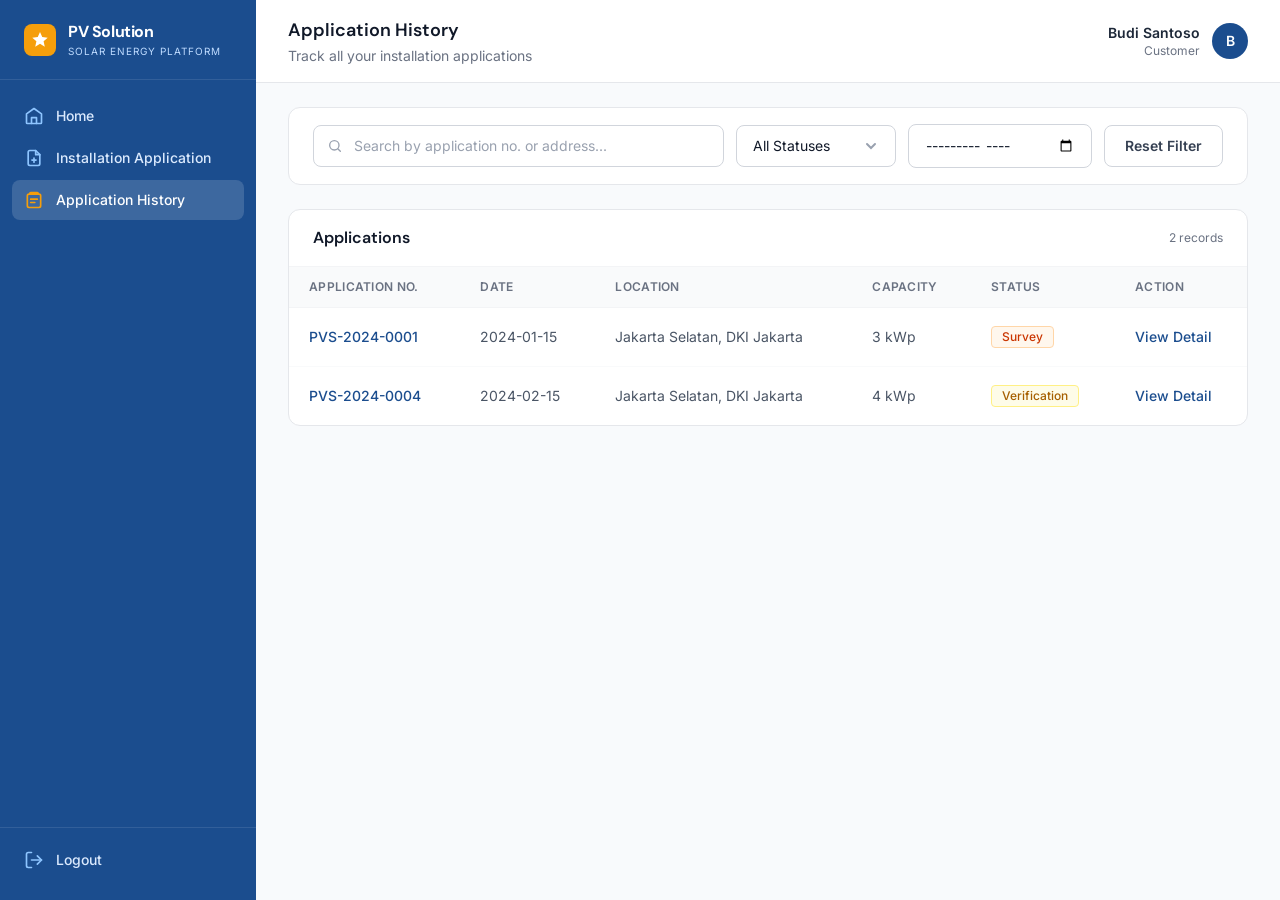
<file: html/customer/history.html>
<!DOCTYPE html>
<html lang="en">
<head>
<meta charset="utf-8">
<meta name="viewport" content="width=device-width, initial-scale=1">
<title>Application History · PV Solution</title>
<link rel="preconnect" href="https://fonts.googleapis.com">
<link rel="preconnect" href="https://fonts.gstatic.com" crossorigin>
<link href="https://fonts.googleapis.com/css2?family=DM+Sans:wght@400;500;600;700&family=Inter:wght@400;500;600;700&display=swap" rel="stylesheet">
<link rel="stylesheet" href="../assets/styles.css">
</head>
<body>

<div class="app">
  <aside class="sidebar">
    <div class="sidebar__brand">
      <span class="brandmark"><svg width="20" height="20" viewBox="0 0 24 24" fill="currentColor" aria-hidden="true"><path d="M12 2.5l2.7 6.02 6.55.63-4.93 4.37 1.42 6.43L12 16.6l-5.74 3.35 1.42-6.43L2.75 9.15l6.55-.63L12 2.5z"/></svg></span>
      <div>
        <div class="sidebar__name">PV Solution</div>
        <div class="sidebar__tag">Solar Energy Platform</div>
      </div>
    </div>

    <nav class="nav">
      <a class="nav__item" href="dashboard.html"><svg width="20" height="20" viewBox="0 0 24 24" fill="none" stroke="currentColor" stroke-width="2" stroke-linecap="round" stroke-linejoin="round" aria-hidden="true"><path d="M3 9.5 12 3l9 6.5V20a1 1 0 0 1-1 1H4a1 1 0 0 1-1-1z"/><path d="M9 21v-7h6v7"/></svg><span>Home</span></a>
      <a class="nav__item" href="application.html"><svg width="20" height="20" viewBox="0 0 24 24" fill="none" stroke="currentColor" stroke-width="2" stroke-linecap="round" stroke-linejoin="round" aria-hidden="true"><path d="M14 3v5h5"/><path d="M19 8v11a2 2 0 0 1-2 2H7a2 2 0 0 1-2-2V5a2 2 0 0 1 2-2h7z"/><path d="M12 12v5M9.5 14.5h5"/></svg><span>Installation Application</span></a>
      <a class="nav__item is-active" href="history.html"><svg width="20" height="20" viewBox="0 0 24 24" fill="none" stroke="currentColor" stroke-width="2" stroke-linecap="round" stroke-linejoin="round" aria-hidden="true"><path d="M8 3h8a1 1 0 0 1 1 1v1H7V4a1 1 0 0 1 1-1z"/><path d="M7 5H6a2 2 0 0 0-2 2v12a2 2 0 0 0 2 2h12a2 2 0 0 0 2-2V7a2 2 0 0 0-2-2h-1"/><path d="M8 11h8M8 15h5"/></svg><span>Application History</span></a>
    </nav>

    <div class="sidebar__foot">
      <a class="nav__item" href="../index.html"><svg width="20" height="20" viewBox="0 0 24 24" fill="none" stroke="currentColor" stroke-width="2" stroke-linecap="round" stroke-linejoin="round" aria-hidden="true"><path d="M9 21H5a2 2 0 0 1-2-2V5a2 2 0 0 1 2-2h4"/><path d="m16 17 5-5-5-5"/><path d="M21 12H9"/></svg><span>Logout</span></a>
    </div>
  </aside>

  <div class="nav-backdrop" data-nav-close></div>

  <div class="main">
    <header class="topbar">
      <button class="menu-toggle" type="button" aria-label="Open menu" data-nav-toggle><svg width="20" height="20" viewBox="0 0 24 24" fill="none" stroke="currentColor" stroke-width="2" stroke-linecap="round" stroke-linejoin="round" aria-hidden="true"><path d="M3 6h18M3 12h18M3 18h18"/></svg></button>
      <div class="grow">
        <h1 class="h1">Application History</h1>
        <p class="topbar__sub">Track all your installation applications</p>
      </div>
      <div class="user">
        <div class="user__meta">
          <div class="user__name">Budi Santoso</div>
          <div class="user__role">Customer</div>
        </div>
        <span class="avatar">B</span>
      </div>
    </header>

    <main class="content">
      <section class="card filterbar">
        <div class="filters">
          <div class="search"><svg width="16" height="16" viewBox="0 0 24 24" fill="none" stroke="currentColor" stroke-width="2" stroke-linecap="round" stroke-linejoin="round" aria-hidden="true"><circle cx="11" cy="11" r="7"/><path d="m20 20-3.5-3.5"/></svg><input class="input" type="search" placeholder="Search by application no. or address..." aria-label="Search"></div>
          <select class="select" aria-label="Status"><option>All Statuses</option><option>Submitted</option><option>Verification</option><option>Survey</option><option>Quotation</option><option>In Progress</option><option>Completed</option></select>
          <input class="input input--date" type="month" aria-label="Month">
          <button class="btn btn--ghost" type="button">Reset Filter</button>
        </div>
      </section>

      <section class="card">
        <div class="card__head">
          <h2 class="h3">Applications</h2>
          <span class="count">2 records</span>
        </div>
      <div class="table-wrap">
        <table class="data">
          <thead><tr><th>Application No.</th><th>Date</th><th>Location</th><th>Capacity</th><th>Status</th><th>Action</th></tr></thead>
          <tbody>
            <tr><td><span class="ref">PVS-2024-0001</span></td><td>2024-01-15</td><td>Jakarta Selatan, DKI Jakarta</td><td>3 kWp</td><td><span class="badge badge--survey">Survey</span></td><td><button class="link-btn" type="button" data-modal-open="detail-modal">View Detail</button></td></tr>
            <tr><td><span class="ref">PVS-2024-0004</span></td><td>2024-02-15</td><td>Jakarta Selatan, DKI Jakarta</td><td>4 kWp</td><td><span class="badge badge--verification">Verification</span></td><td><button class="link-btn" type="button" data-modal-open="detail-modal">View Detail</button></td></tr>
          </tbody>
        </table>
      </div>
      </section>
    </main>
  </div>
</div>

<div class="modal-overlay" id="detail-modal">
  <div class="modal modal--wide">
    <div class="modal__head">
      <h2 class="h3">Application Detail — PVS-2024-0001</h2>
      <button class="modal__close" type="button" data-modal-close aria-label="Close"><svg width="20" height="20" viewBox="0 0 24 24" fill="none" stroke="currentColor" stroke-width="2" stroke-linecap="round" stroke-linejoin="round" aria-hidden="true"><path d="M18 6 6 18M6 6l12 12"/></svg></button>
    </div>
    <div class="modal__body">
      <div>
        <div class="modal-section__title">Application Progress</div>
        <div class="stepper">
          <div class="step is-done is-linked"><span class="step__dot"><svg width="14" height="14" viewBox="0 0 24 24" fill="none" stroke="currentColor" stroke-width="2" stroke-linecap="round" stroke-linejoin="round" aria-hidden="true"><path d="M20 6 9 17l-5-5"/></svg></span><span class="step__label">Submitted</span></div>
          <div class="step is-done is-linked"><span class="step__dot"><svg width="14" height="14" viewBox="0 0 24 24" fill="none" stroke="currentColor" stroke-width="2" stroke-linecap="round" stroke-linejoin="round" aria-hidden="true"><path d="M20 6 9 17l-5-5"/></svg></span><span class="step__label">Verification</span></div>
          <div class="step is-done is-current"><span class="step__dot"><svg width="14" height="14" viewBox="0 0 24 24" fill="none" stroke="currentColor" stroke-width="2" stroke-linecap="round" stroke-linejoin="round" aria-hidden="true"><path d="M20 6 9 17l-5-5"/></svg></span><span class="step__label">Survey</span></div>
          <div class="step"><span class="step__dot">4</span><span class="step__label">Quotation</span></div>
          <div class="step"><span class="step__dot">5</span><span class="step__label">In Progress</span></div>
          <div class="step"><span class="step__dot">6</span><span class="step__label">Completed</span></div>
        </div>
      </div>

      <div class="modal-section">
        <div class="detail-grid">
          <div><div class="detail__k">Application Number</div><div class="detail__v">PVS-2024-0001</div></div>
          <div><div class="detail__k">Application Date</div><div class="detail__v">2024-01-15</div></div>
          <div><div class="detail__k">PLN Customer ID</div><div class="detail__v">5219038201</div></div>
          <div><div class="detail__k">Electricity Type</div><div class="detail__v">Rumah Tangga (R2)</div></div>
          <div><div class="detail__k">Current Capacity</div><div class="detail__v">2200 VA</div></div>
          <div><div class="detail__k">Planned Capacity</div><div class="detail__v">3 kWp</div></div>
        </div>
      </div>

      <div class="modal-section">
        <div class="modal-section__title">Installation Location</div>
        <div class="detail-grid" style="margin-top:12px">
          <div><div class="detail__k">Province</div><div class="detail__v">DKI Jakarta</div></div>
          <div><div class="detail__k">City / Regency</div><div class="detail__v">Jakarta Selatan</div></div>
          <div><div class="detail__k">District</div><div class="detail__v">Mampang Prapatan</div></div>
          <div><div class="detail__k">Subdistrict</div><div class="detail__v">Mampang</div></div>
          <div style="grid-column:1/-1"><div class="detail__k">Full Address</div><div class="detail__v">Jl. Mampang Indah No. 45</div></div>
        </div>
      </div>

      <div class="modal-section">
        <div class="modal-section__title">Notes</div>
        <div class="panel" style="margin-top:8px;padding:12px 16px">
          <p class="label-700" style="font-weight:400">Survei dijadwalkan 22 Januari 2024</p>
        </div>
      </div>
    </div>
  </div>
</div>
<script src="../assets/app.js"></script>
</body>
</html>
</file>
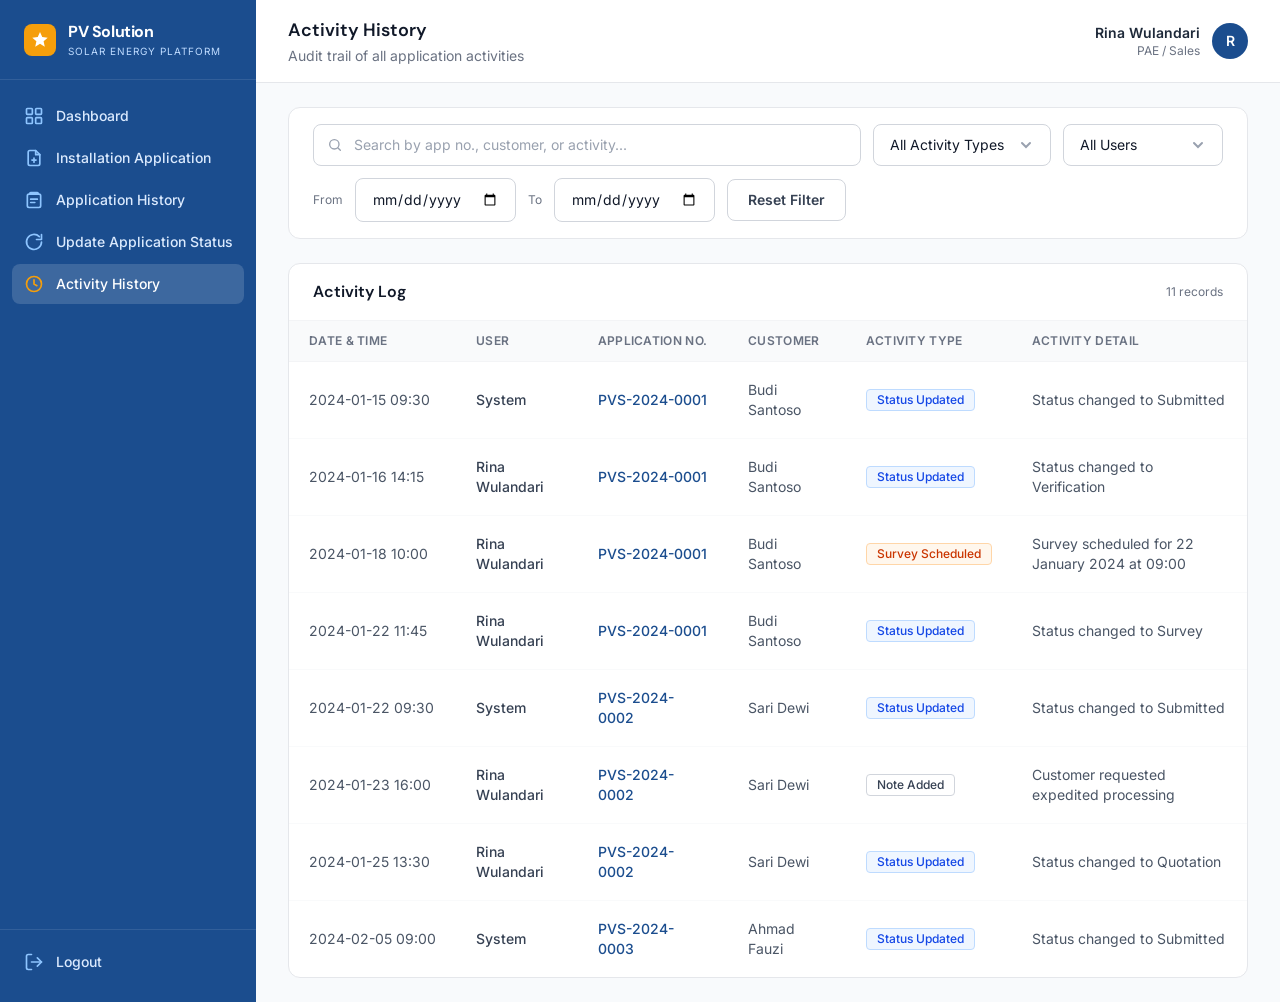
<file: html/pae/activity.html>
<!DOCTYPE html>
<html lang="en">
<head>
<meta charset="utf-8">
<meta name="viewport" content="width=device-width, initial-scale=1">
<title>Activity History · PV Solution</title>
<link rel="preconnect" href="https://fonts.googleapis.com">
<link rel="preconnect" href="https://fonts.gstatic.com" crossorigin>
<link href="https://fonts.googleapis.com/css2?family=DM+Sans:wght@400;500;600;700&family=Inter:wght@400;500;600;700&display=swap" rel="stylesheet">
<link rel="stylesheet" href="../assets/styles.css">
</head>
<body>

<div class="app">
  <aside class="sidebar">
    <div class="sidebar__brand">
      <span class="brandmark"><svg width="20" height="20" viewBox="0 0 24 24" fill="currentColor" aria-hidden="true"><path d="M12 2.5l2.7 6.02 6.55.63-4.93 4.37 1.42 6.43L12 16.6l-5.74 3.35 1.42-6.43L2.75 9.15l6.55-.63L12 2.5z"/></svg></span>
      <div>
        <div class="sidebar__name">PV Solution</div>
        <div class="sidebar__tag">Solar Energy Platform</div>
      </div>
    </div>

    <nav class="nav">
      <a class="nav__item" href="dashboard.html"><svg width="20" height="20" viewBox="0 0 24 24" fill="none" stroke="currentColor" stroke-width="2" stroke-linecap="round" stroke-linejoin="round" aria-hidden="true"><rect x="3" y="3" width="7" height="7" rx="1"/><rect x="14" y="3" width="7" height="7" rx="1"/><rect x="3" y="14" width="7" height="7" rx="1"/><rect x="14" y="14" width="7" height="7" rx="1"/></svg><span>Dashboard</span></a>
      <a class="nav__item" href="application.html"><svg width="20" height="20" viewBox="0 0 24 24" fill="none" stroke="currentColor" stroke-width="2" stroke-linecap="round" stroke-linejoin="round" aria-hidden="true"><path d="M14 3v5h5"/><path d="M19 8v11a2 2 0 0 1-2 2H7a2 2 0 0 1-2-2V5a2 2 0 0 1 2-2h7z"/><path d="M12 12v5M9.5 14.5h5"/></svg><span>Installation Application</span></a>
      <a class="nav__item" href="history.html"><svg width="20" height="20" viewBox="0 0 24 24" fill="none" stroke="currentColor" stroke-width="2" stroke-linecap="round" stroke-linejoin="round" aria-hidden="true"><path d="M8 3h8a1 1 0 0 1 1 1v1H7V4a1 1 0 0 1 1-1z"/><path d="M7 5H6a2 2 0 0 0-2 2v12a2 2 0 0 0 2 2h12a2 2 0 0 0 2-2V7a2 2 0 0 0-2-2h-1"/><path d="M8 11h8M8 15h5"/></svg><span>Application History</span></a>
      <a class="nav__item" href="update-status.html"><svg width="20" height="20" viewBox="0 0 24 24" fill="none" stroke="currentColor" stroke-width="2" stroke-linecap="round" stroke-linejoin="round" aria-hidden="true"><path d="M21 12a9 9 0 1 1-2.6-6.4"/><path d="M21 3v6h-6"/></svg><span>Update Application Status</span></a>
      <a class="nav__item is-active" href="activity.html"><svg width="20" height="20" viewBox="0 0 24 24" fill="none" stroke="currentColor" stroke-width="2" stroke-linecap="round" stroke-linejoin="round" aria-hidden="true"><circle cx="12" cy="12" r="9"/><path d="M12 7v5l3.5 2"/></svg><span>Activity History</span></a>
    </nav>

    <div class="sidebar__foot">
      <a class="nav__item" href="../index.html"><svg width="20" height="20" viewBox="0 0 24 24" fill="none" stroke="currentColor" stroke-width="2" stroke-linecap="round" stroke-linejoin="round" aria-hidden="true"><path d="M9 21H5a2 2 0 0 1-2-2V5a2 2 0 0 1 2-2h4"/><path d="m16 17 5-5-5-5"/><path d="M21 12H9"/></svg><span>Logout</span></a>
    </div>
  </aside>

  <div class="nav-backdrop" data-nav-close></div>

  <div class="main">
    <header class="topbar">
      <button class="menu-toggle" type="button" aria-label="Open menu" data-nav-toggle><svg width="20" height="20" viewBox="0 0 24 24" fill="none" stroke="currentColor" stroke-width="2" stroke-linecap="round" stroke-linejoin="round" aria-hidden="true"><path d="M3 6h18M3 12h18M3 18h18"/></svg></button>
      <div class="grow">
        <h1 class="h1">Activity History</h1>
        <p class="topbar__sub">Audit trail of all application activities</p>
      </div>
      <div class="user">
        <div class="user__meta">
          <div class="user__name">Rina Wulandari</div>
          <div class="user__role">PAE / Sales</div>
        </div>
        <span class="avatar">R</span>
      </div>
    </header>

    <main class="content">
      <section class="card filterbar">
        <div class="filters">
          <div class="search"><svg width="16" height="16" viewBox="0 0 24 24" fill="none" stroke="currentColor" stroke-width="2" stroke-linecap="round" stroke-linejoin="round" aria-hidden="true"><circle cx="11" cy="11" r="7"/><path d="m20 20-3.5-3.5"/></svg><input class="input" type="search" placeholder="Search by app no., customer, or activity..." aria-label="Search"></div>
          <select class="select" aria-label="Activity type"><option>All Activity Types</option><option>Status Updated</option><option>Survey Scheduled</option><option>Note Added</option></select>
          <select class="select" aria-label="User"><option>All Users</option><option>Rina Wulandari</option><option>System</option></select>
        </div>
        <div class="filters">
          <span class="filter-label">From</span><input class="input input--date" type="date" aria-label="From date">
          <span class="filter-label">To</span><input class="input input--date" type="date" aria-label="To date">
          <button class="btn btn--ghost" type="button">Reset Filter</button>
        </div>
      </section>

      <section class="card">
        <div class="card__head">
          <h2 class="h3">Activity Log</h2>
          <span class="count">11 records</span>
        </div>
      <div class="table-wrap">
        <table class="data">
          <thead><tr><th>Date &amp; Time</th><th>User</th><th>Application No.</th><th>Customer</th><th>Activity Type</th><th>Activity Detail</th></tr></thead>
          <tbody>
            <tr><td><span class="nowrap">2024-01-15 09:30</span></td><td><span class="label-700">System</span></td><td><span class="ref">PVS-2024-0001</span></td><td>Budi Santoso</td><td><span class="badge badge--submitted">Status Updated</span></td><td>Status changed to Submitted</td></tr>
            <tr><td><span class="nowrap">2024-01-16 14:15</span></td><td><span class="label-700">Rina Wulandari</span></td><td><span class="ref">PVS-2024-0001</span></td><td>Budi Santoso</td><td><span class="badge badge--submitted">Status Updated</span></td><td>Status changed to Verification</td></tr>
            <tr><td><span class="nowrap">2024-01-18 10:00</span></td><td><span class="label-700">Rina Wulandari</span></td><td><span class="ref">PVS-2024-0001</span></td><td>Budi Santoso</td><td><span class="badge badge--survey">Survey Scheduled</span></td><td>Survey scheduled for 22 January 2024 at 09:00</td></tr>
            <tr><td><span class="nowrap">2024-01-22 11:45</span></td><td><span class="label-700">Rina Wulandari</span></td><td><span class="ref">PVS-2024-0001</span></td><td>Budi Santoso</td><td><span class="badge badge--submitted">Status Updated</span></td><td>Status changed to Survey</td></tr>
            <tr><td><span class="nowrap">2024-01-22 09:30</span></td><td><span class="label-700">System</span></td><td><span class="ref">PVS-2024-0002</span></td><td>Sari Dewi</td><td><span class="badge badge--submitted">Status Updated</span></td><td>Status changed to Submitted</td></tr>
            <tr><td><span class="nowrap">2024-01-23 16:00</span></td><td><span class="label-700">Rina Wulandari</span></td><td><span class="ref">PVS-2024-0002</span></td><td>Sari Dewi</td><td><span class="badge badge--note">Note Added</span></td><td>Customer requested expedited processing</td></tr>
            <tr><td><span class="nowrap">2024-01-25 13:30</span></td><td><span class="label-700">Rina Wulandari</span></td><td><span class="ref">PVS-2024-0002</span></td><td>Sari Dewi</td><td><span class="badge badge--submitted">Status Updated</span></td><td>Status changed to Quotation</td></tr>
            <tr><td><span class="nowrap">2024-02-05 09:00</span></td><td><span class="label-700">System</span></td><td><span class="ref">PVS-2024-0003</span></td><td>Ahmad Fauzi</td><td><span class="badge badge--submitted">Status Updated</span></td><td>Status changed to Submitted</td></tr>
          </tbody>
        </table>
      </div>
      </section>
    </main>
  </div>
</div>

<script src="../assets/app.js"></script>
</body>
</html>
</file>
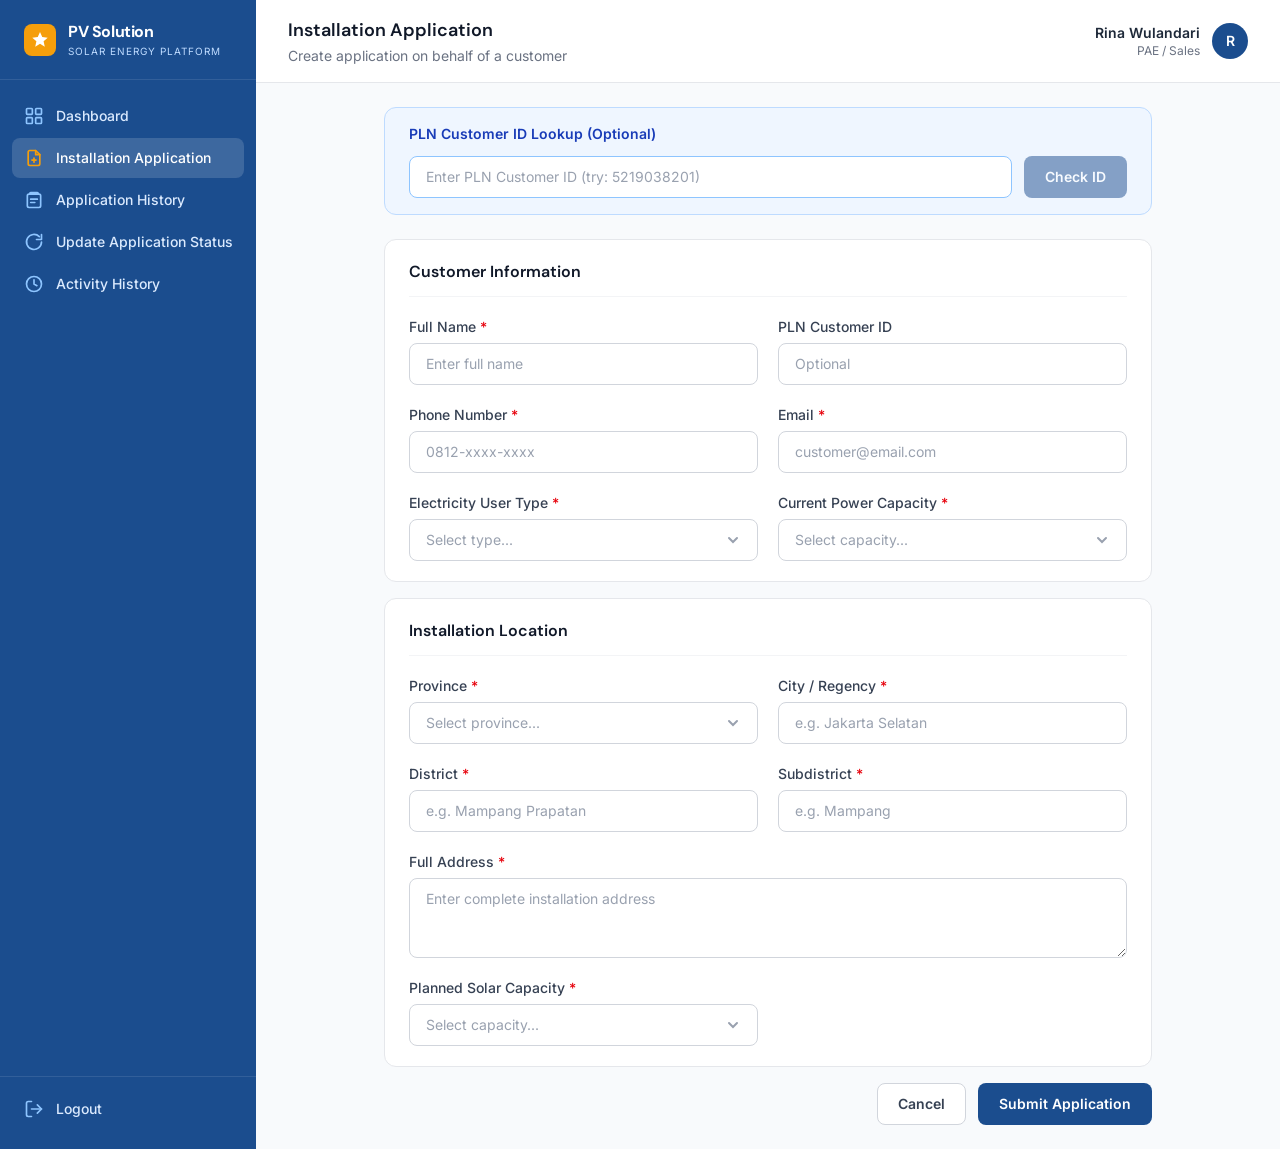
<file: html/pae/application.html>
<!DOCTYPE html>
<html lang="en">
<head>
<meta charset="utf-8">
<meta name="viewport" content="width=device-width, initial-scale=1">
<title>Installation Application · PV Solution</title>
<link rel="preconnect" href="https://fonts.googleapis.com">
<link rel="preconnect" href="https://fonts.gstatic.com" crossorigin>
<link href="https://fonts.googleapis.com/css2?family=DM+Sans:wght@400;500;600;700&family=Inter:wght@400;500;600;700&display=swap" rel="stylesheet">
<link rel="stylesheet" href="../assets/styles.css">
</head>
<body>

<div class="app">
  <aside class="sidebar">
    <div class="sidebar__brand">
      <span class="brandmark"><svg width="20" height="20" viewBox="0 0 24 24" fill="currentColor" aria-hidden="true"><path d="M12 2.5l2.7 6.02 6.55.63-4.93 4.37 1.42 6.43L12 16.6l-5.74 3.35 1.42-6.43L2.75 9.15l6.55-.63L12 2.5z"/></svg></span>
      <div>
        <div class="sidebar__name">PV Solution</div>
        <div class="sidebar__tag">Solar Energy Platform</div>
      </div>
    </div>

    <nav class="nav">
      <a class="nav__item" href="dashboard.html"><svg width="20" height="20" viewBox="0 0 24 24" fill="none" stroke="currentColor" stroke-width="2" stroke-linecap="round" stroke-linejoin="round" aria-hidden="true"><rect x="3" y="3" width="7" height="7" rx="1"/><rect x="14" y="3" width="7" height="7" rx="1"/><rect x="3" y="14" width="7" height="7" rx="1"/><rect x="14" y="14" width="7" height="7" rx="1"/></svg><span>Dashboard</span></a>
      <a class="nav__item is-active" href="application.html"><svg width="20" height="20" viewBox="0 0 24 24" fill="none" stroke="currentColor" stroke-width="2" stroke-linecap="round" stroke-linejoin="round" aria-hidden="true"><path d="M14 3v5h5"/><path d="M19 8v11a2 2 0 0 1-2 2H7a2 2 0 0 1-2-2V5a2 2 0 0 1 2-2h7z"/><path d="M12 12v5M9.5 14.5h5"/></svg><span>Installation Application</span></a>
      <a class="nav__item" href="history.html"><svg width="20" height="20" viewBox="0 0 24 24" fill="none" stroke="currentColor" stroke-width="2" stroke-linecap="round" stroke-linejoin="round" aria-hidden="true"><path d="M8 3h8a1 1 0 0 1 1 1v1H7V4a1 1 0 0 1 1-1z"/><path d="M7 5H6a2 2 0 0 0-2 2v12a2 2 0 0 0 2 2h12a2 2 0 0 0 2-2V7a2 2 0 0 0-2-2h-1"/><path d="M8 11h8M8 15h5"/></svg><span>Application History</span></a>
      <a class="nav__item" href="update-status.html"><svg width="20" height="20" viewBox="0 0 24 24" fill="none" stroke="currentColor" stroke-width="2" stroke-linecap="round" stroke-linejoin="round" aria-hidden="true"><path d="M21 12a9 9 0 1 1-2.6-6.4"/><path d="M21 3v6h-6"/></svg><span>Update Application Status</span></a>
      <a class="nav__item" href="activity.html"><svg width="20" height="20" viewBox="0 0 24 24" fill="none" stroke="currentColor" stroke-width="2" stroke-linecap="round" stroke-linejoin="round" aria-hidden="true"><circle cx="12" cy="12" r="9"/><path d="M12 7v5l3.5 2"/></svg><span>Activity History</span></a>
    </nav>

    <div class="sidebar__foot">
      <a class="nav__item" href="../index.html"><svg width="20" height="20" viewBox="0 0 24 24" fill="none" stroke="currentColor" stroke-width="2" stroke-linecap="round" stroke-linejoin="round" aria-hidden="true"><path d="M9 21H5a2 2 0 0 1-2-2V5a2 2 0 0 1 2-2h4"/><path d="m16 17 5-5-5-5"/><path d="M21 12H9"/></svg><span>Logout</span></a>
    </div>
  </aside>

  <div class="nav-backdrop" data-nav-close></div>

  <div class="main">
    <header class="topbar">
      <button class="menu-toggle" type="button" aria-label="Open menu" data-nav-toggle><svg width="20" height="20" viewBox="0 0 24 24" fill="none" stroke="currentColor" stroke-width="2" stroke-linecap="round" stroke-linejoin="round" aria-hidden="true"><path d="M3 6h18M3 12h18M3 18h18"/></svg></button>
      <div class="grow">
        <h1 class="h1">Installation Application</h1>
        <p class="topbar__sub">Create application on behalf of a customer</p>
      </div>
      <div class="user">
        <div class="user__meta">
          <div class="user__name">Rina Wulandari</div>
          <div class="user__role">PAE / Sales</div>
        </div>
        <span class="avatar">R</span>
      </div>
    </header>

    <main class="content">
      <form class="form-stack" action="history.html">
        <div class="lookup">
          <div class="lookup__title">PLN Customer ID Lookup (Optional)</div>
          <div class="lookup__row">
            <input class="input" type="text" placeholder="Enter PLN Customer ID (try: 5219038201)" aria-label="PLN Customer ID">
            <button class="btn btn--primary" type="button">Check ID</button>
          </div>
        </div>

        <div class="form-card">
          <h2 class="section-title">Customer Information</h2>
          <div class="form-grid">
            <div class="field"><label class="field__label" for="fullname">Full Name <span class="req">*</span></label><input class="input" type="text" id="fullname" name="fullname" placeholder="Enter full name"></div>
            <div class="field"><label class="field__label" for="pln-id">PLN Customer ID</label><input class="input" type="text" id="pln-id" name="pln-id" placeholder="Optional"></div>
            <div class="field"><label class="field__label" for="phone">Phone Number <span class="req">*</span></label><input class="input" type="tel" id="phone" name="phone" placeholder="0812-xxxx-xxxx"></div>
            <div class="field"><label class="field__label" for="email">Email <span class="req">*</span></label><input class="input" type="email" id="email" name="email" placeholder="customer@email.com"></div>
            <div class="field"><label class="field__label" for="user-type">Electricity User Type <span class="req">*</span></label><select class="select" id="user-type" name="user-type"><option value="" selected>Select type...</option><option>Rumah Tangga (R1)</option><option>Rumah Tangga (R2)</option><option>Bisnis (B1)</option><option>Industri (I1)</option></select></div>
            <div class="field"><label class="field__label" for="current-capacity">Current Power Capacity <span class="req">*</span></label><select class="select" id="current-capacity" name="current-capacity"><option value="" selected>Select capacity...</option><option>900 VA</option><option>1300 VA</option><option>2200 VA</option><option>3500 VA</option><option>&gt; 3500 VA</option></select></div>
          </div>
        </div>

        <div class="form-card">
          <h2 class="section-title">Installation Location</h2>
          <div class="form-grid">
            <div class="field"><label class="field__label" for="province">Province <span class="req">*</span></label><select class="select" id="province" name="province"><option value="" selected>Select province...</option><option>DKI Jakarta</option><option>Jawa Barat</option><option>Jawa Tengah</option><option>Jawa Timur</option><option>Banten</option></select></div>
            <div class="field"><label class="field__label" for="city">City / Regency <span class="req">*</span></label><input class="input" type="text" id="city" name="city" placeholder="e.g. Jakarta Selatan"></div>
            <div class="field"><label class="field__label" for="district">District <span class="req">*</span></label><input class="input" type="text" id="district" name="district" placeholder="e.g. Mampang Prapatan"></div>
            <div class="field"><label class="field__label" for="subdistrict">Subdistrict <span class="req">*</span></label><input class="input" type="text" id="subdistrict" name="subdistrict" placeholder="e.g. Mampang"></div>
            <div class="field span-2">
              <label class="field__label" for="address">Full Address <span class="req">*</span></label>
              <textarea class="textarea" id="address" name="address" placeholder="Enter complete installation address"></textarea>
            </div>
            <div class="field"><label class="field__label" for="planned-capacity">Planned Solar Capacity <span class="req">*</span></label><select class="select" id="planned-capacity" name="planned-capacity"><option value="" selected>Select capacity...</option><option>1 kWp</option><option>2 kWp</option><option>3 kWp</option><option>4 kWp</option><option>5 kWp</option></select></div>
          </div>
        </div>

        <div class="form-actions">
          <a class="btn btn--ghost" href="dashboard.html">Cancel</a>
          <button class="btn btn--primary" type="submit">Submit Application</button>
        </div>
      </form>
    </main>
  </div>
</div>

<script src="../assets/app.js"></script>
</body>
</html>
</file>
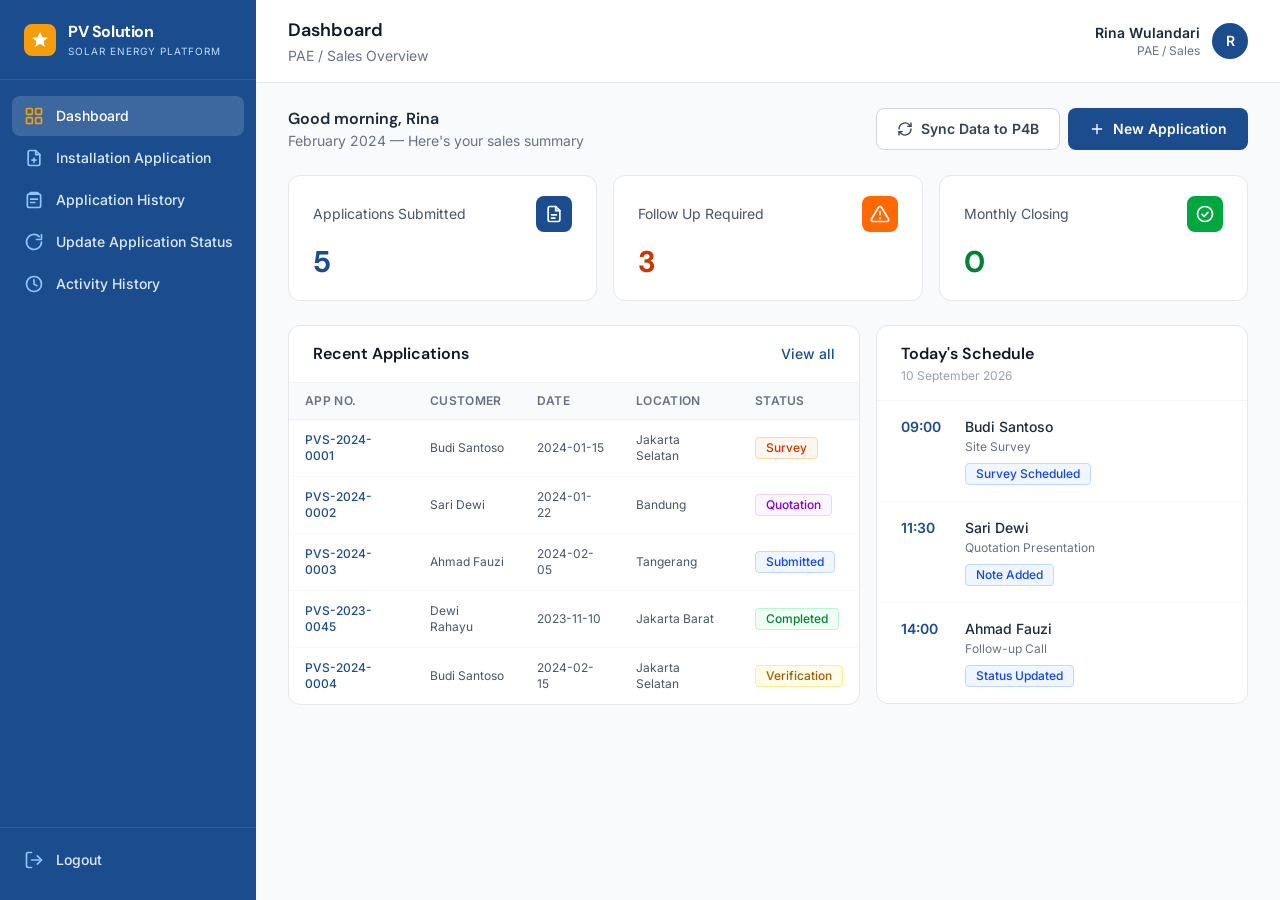
<file: html/pae/dashboard.html>
<!DOCTYPE html>
<html lang="en">
<head>
<meta charset="utf-8">
<meta name="viewport" content="width=device-width, initial-scale=1">
<title>Dashboard · PV Solution</title>
<link rel="preconnect" href="https://fonts.googleapis.com">
<link rel="preconnect" href="https://fonts.gstatic.com" crossorigin>
<link href="https://fonts.googleapis.com/css2?family=DM+Sans:wght@400;500;600;700&family=Inter:wght@400;500;600;700&display=swap" rel="stylesheet">
<link rel="stylesheet" href="../assets/styles.css">
</head>
<body>

<div class="app">
  <aside class="sidebar">
    <div class="sidebar__brand">
      <span class="brandmark"><svg width="20" height="20" viewBox="0 0 24 24" fill="currentColor" aria-hidden="true"><path d="M12 2.5l2.7 6.02 6.55.63-4.93 4.37 1.42 6.43L12 16.6l-5.74 3.35 1.42-6.43L2.75 9.15l6.55-.63L12 2.5z"/></svg></span>
      <div>
        <div class="sidebar__name">PV Solution</div>
        <div class="sidebar__tag">Solar Energy Platform</div>
      </div>
    </div>

    <nav class="nav">
      <a class="nav__item is-active" href="dashboard.html"><svg width="20" height="20" viewBox="0 0 24 24" fill="none" stroke="currentColor" stroke-width="2" stroke-linecap="round" stroke-linejoin="round" aria-hidden="true"><rect x="3" y="3" width="7" height="7" rx="1"/><rect x="14" y="3" width="7" height="7" rx="1"/><rect x="3" y="14" width="7" height="7" rx="1"/><rect x="14" y="14" width="7" height="7" rx="1"/></svg><span>Dashboard</span></a>
      <a class="nav__item" href="application.html"><svg width="20" height="20" viewBox="0 0 24 24" fill="none" stroke="currentColor" stroke-width="2" stroke-linecap="round" stroke-linejoin="round" aria-hidden="true"><path d="M14 3v5h5"/><path d="M19 8v11a2 2 0 0 1-2 2H7a2 2 0 0 1-2-2V5a2 2 0 0 1 2-2h7z"/><path d="M12 12v5M9.5 14.5h5"/></svg><span>Installation Application</span></a>
      <a class="nav__item" href="history.html"><svg width="20" height="20" viewBox="0 0 24 24" fill="none" stroke="currentColor" stroke-width="2" stroke-linecap="round" stroke-linejoin="round" aria-hidden="true"><path d="M8 3h8a1 1 0 0 1 1 1v1H7V4a1 1 0 0 1 1-1z"/><path d="M7 5H6a2 2 0 0 0-2 2v12a2 2 0 0 0 2 2h12a2 2 0 0 0 2-2V7a2 2 0 0 0-2-2h-1"/><path d="M8 11h8M8 15h5"/></svg><span>Application History</span></a>
      <a class="nav__item" href="update-status.html"><svg width="20" height="20" viewBox="0 0 24 24" fill="none" stroke="currentColor" stroke-width="2" stroke-linecap="round" stroke-linejoin="round" aria-hidden="true"><path d="M21 12a9 9 0 1 1-2.6-6.4"/><path d="M21 3v6h-6"/></svg><span>Update Application Status</span></a>
      <a class="nav__item" href="activity.html"><svg width="20" height="20" viewBox="0 0 24 24" fill="none" stroke="currentColor" stroke-width="2" stroke-linecap="round" stroke-linejoin="round" aria-hidden="true"><circle cx="12" cy="12" r="9"/><path d="M12 7v5l3.5 2"/></svg><span>Activity History</span></a>
    </nav>

    <div class="sidebar__foot">
      <a class="nav__item" href="../index.html"><svg width="20" height="20" viewBox="0 0 24 24" fill="none" stroke="currentColor" stroke-width="2" stroke-linecap="round" stroke-linejoin="round" aria-hidden="true"><path d="M9 21H5a2 2 0 0 1-2-2V5a2 2 0 0 1 2-2h4"/><path d="m16 17 5-5-5-5"/><path d="M21 12H9"/></svg><span>Logout</span></a>
    </div>
  </aside>

  <div class="nav-backdrop" data-nav-close></div>

  <div class="main">
    <header class="topbar">
      <button class="menu-toggle" type="button" aria-label="Open menu" data-nav-toggle><svg width="20" height="20" viewBox="0 0 24 24" fill="none" stroke="currentColor" stroke-width="2" stroke-linecap="round" stroke-linejoin="round" aria-hidden="true"><path d="M3 6h18M3 12h18M3 18h18"/></svg></button>
      <div class="grow">
        <h1 class="h1">Dashboard</h1>
        <p class="topbar__sub">PAE / Sales Overview</p>
      </div>
      <div class="user">
        <div class="user__meta">
          <div class="user__name">Rina Wulandari</div>
          <div class="user__role">PAE / Sales</div>
        </div>
        <span class="avatar">R</span>
      </div>
    </header>

    <main class="content">
      <section class="row--between">
        <div>
          <h2 class="h3" style="color:var(--gray-800)">Good morning, Rina</h2>
          <p class="muted">February 2024 — Here's your sales summary</p>
        </div>
        <div class="row gap-8">
          <button class="btn btn--ghost" type="button" data-modal-open="sync-modal"><svg width="16" height="16" viewBox="0 0 24 24" fill="none" stroke="currentColor" stroke-width="2" stroke-linecap="round" stroke-linejoin="round" aria-hidden="true"><path d="M3 12a9 9 0 0 1 15-6.7L21 8"/><path d="M21 3v5h-5"/><path d="M21 12a9 9 0 0 1-15 6.7L3 16"/><path d="M3 21v-5h5"/></svg>Sync Data to P4B</button>
          <a class="btn btn--primary" href="application.html"><svg width="16" height="16" viewBox="0 0 24 24" fill="none" stroke="currentColor" stroke-width="2" stroke-linecap="round" stroke-linejoin="round" aria-hidden="true"><path d="M12 5v14M5 12h14"/></svg>New Application</a>
        </div>
      </section>

      <section class="stats">
        <div class="kpi">
          <div class="kpi__top"><span class="kpi__label">Applications Submitted</span><span class="kpi__icon fill-brand"><svg width="20" height="20" viewBox="0 0 24 24" fill="none" stroke="currentColor" stroke-width="2" stroke-linecap="round" stroke-linejoin="round" aria-hidden="true"><path d="M14 3v5h5"/><path d="M19 8v11a2 2 0 0 1-2 2H7a2 2 0 0 1-2-2V5a2 2 0 0 1 2-2h7z"/><path d="M9 13h6M9 17h4"/></svg></span></div>
          <div class="kpi__num num-brand">5</div>
        </div>
        <div class="kpi">
          <div class="kpi__top"><span class="kpi__label">Follow Up Required</span><span class="kpi__icon fill-orange"><svg width="20" height="20" viewBox="0 0 24 24" fill="none" stroke="currentColor" stroke-width="2" stroke-linecap="round" stroke-linejoin="round" aria-hidden="true"><path d="M10.3 3.9 1.8 18a2 2 0 0 0 1.7 3h17a2 2 0 0 0 1.7-3L13.7 3.9a2 2 0 0 0-3.4 0z"/><path d="M12 9v4M12 17h.01"/></svg></span></div>
          <div class="kpi__num num-orange">3</div>
        </div>
        <div class="kpi">
          <div class="kpi__top"><span class="kpi__label">Monthly Closing</span><span class="kpi__icon fill-green"><svg width="20" height="20" viewBox="0 0 24 24" fill="none" stroke="currentColor" stroke-width="2" stroke-linecap="round" stroke-linejoin="round" aria-hidden="true"><circle cx="12" cy="12" r="9"/><path d="m8.5 12.5 2.5 2.5 4.5-5"/></svg></span></div>
          <div class="kpi__num num-green">0</div>
        </div>
      </section>

      <section class="dash-2col">
        <div class="card">
          <div class="card__head">
            <h2 class="h3">Recent Applications</h2>
            <a class="link-btn" href="history.html">View all</a>
          </div>
      <div class="table-wrap">
        <table class="data data--sm">
          <thead><tr><th>App No.</th><th>Customer</th><th>Date</th><th>Location</th><th>Status</th></tr></thead>
          <tbody>
            <tr><td><span class="ref">PVS-2024-0001</span></td><td>Budi Santoso</td><td>2024-01-15</td><td>Jakarta Selatan</td><td><span class="badge badge--survey">Survey</span></td></tr>
            <tr><td><span class="ref">PVS-2024-0002</span></td><td>Sari Dewi</td><td>2024-01-22</td><td>Bandung</td><td><span class="badge badge--quotation">Quotation</span></td></tr>
            <tr><td><span class="ref">PVS-2024-0003</span></td><td>Ahmad Fauzi</td><td>2024-02-05</td><td>Tangerang</td><td><span class="badge badge--submitted">Submitted</span></td></tr>
            <tr><td><span class="ref">PVS-2023-0045</span></td><td>Dewi Rahayu</td><td>2023-11-10</td><td>Jakarta Barat</td><td><span class="badge badge--completed">Completed</span></td></tr>
            <tr><td><span class="ref">PVS-2024-0004</span></td><td>Budi Santoso</td><td>2024-02-15</td><td>Jakarta Selatan</td><td><span class="badge badge--verification">Verification</span></td></tr>
          </tbody>
        </table>
      </div>
        </div>

        <div class="card">
          <div class="card__head" style="display:block">
            <h2 class="h3">Today's Schedule</h2>
            <p class="small" style="padding-top:2px;color:var(--gray-400)">10 September 2026</p>
          </div>
          <div>
            <div class="schedule__row">
              <div class="schedule__time">09:00</div>
              <div class="grow">
                <div class="schedule__who">Budi Santoso</div>
                <div class="schedule__what">Site Survey</div>
                <div class="schedule__tag"><span class="badge badge--submitted">Survey Scheduled</span></div>
              </div>
            </div>
            <div class="schedule__row">
              <div class="schedule__time">11:30</div>
              <div class="grow">
                <div class="schedule__who">Sari Dewi</div>
                <div class="schedule__what">Quotation Presentation</div>
                <div class="schedule__tag"><span class="badge badge--submitted">Note Added</span></div>
              </div>
            </div>
            <div class="schedule__row">
              <div class="schedule__time">14:00</div>
              <div class="grow">
                <div class="schedule__who">Ahmad Fauzi</div>
                <div class="schedule__what">Follow-up Call</div>
                <div class="schedule__tag"><span class="badge badge--submitted">Status Updated</span></div>
              </div>
            </div>
          </div>
        </div>
      </section>
    </main>
  </div>
</div>

<div class="modal-overlay" id="sync-modal">
  <div class="modal modal--slim">
    <div class="modal__head">
      <h2 class="h3">Sync Data to P4B</h2>
      <button class="modal__close" type="button" data-modal-close aria-label="Close"><svg width="20" height="20" viewBox="0 0 24 24" fill="none" stroke="currentColor" stroke-width="2" stroke-linecap="round" stroke-linejoin="round" aria-hidden="true"><path d="M18 6 6 18M6 6l12 12"/></svg></button>
    </div>
    <div class="modal__body modal__body--plain">

      <!-- State "konfirmasi" — di Figma layer ini di-hide. Hapus [hidden] untuk melihatnya. -->
      <div class="note" hidden>
        <svg width="20" height="20" viewBox="0 0 24 24" fill="none" stroke="currentColor" stroke-width="2" stroke-linecap="round" stroke-linejoin="round" aria-hidden="true"><circle cx="12" cy="12" r="9"/><path d="M12 11v5M12 7.5h.01"/></svg>
        <div>
          <p class="strong" style="color:var(--brand-900);font-size:14px;line-height:20px">Sync to P4B Application</p>
          <p style="margin-top:2px;color:var(--brand-500)">This will transmit 5 application records from PV Solution to the P4B system. Existing P4B records will be updated if the application number matches.</p>
        </div>
      </div>

      <!-- State "selesai" — yang tampil di Figma -->
      <div class="result-state">
        <div class="result-state__icon"><svg width="28" height="28" viewBox="0 0 24 24" fill="none" stroke="currentColor" stroke-width="2" stroke-linecap="round" stroke-linejoin="round" aria-hidden="true"><path d="M20 6 9 17l-5-5"/></svg></div>
        <h3 class="h3 result-state__title">Sync Completed Successfully</h3>
        <p class="result-state__sub">All application data has been transmitted to P4B.</p>

        <div class="result-stats" hidden>
          <div style="background:var(--green-bg);border:1px solid var(--green-bd)">
            <div class="n" style="color:var(--green-fg)">5</div><div class="k" style="color:#00A63E">Records Sent</div>
          </div>
          <div style="background:var(--gray-50);border:1px solid var(--gray-200)">
            <div class="n" style="color:var(--gray-400)">0</div><div class="k" style="color:var(--gray-400)">Failed</div>
          </div>
        </div>

        <p class="result-state__meta">Synced at 10 Sep 2026, 09.34</p>
      </div>

      <div class="form-actions" style="padding-top:20px;margin-top:4px;border-top:1px solid var(--gray-100)">
        <button class="btn" style="background:#00A63E;color:#fff" type="button" data-modal-close>Done</button>
      </div>
    </div>
  </div>
</div>
<script src="../assets/app.js"></script>
</body>
</html>
</file>
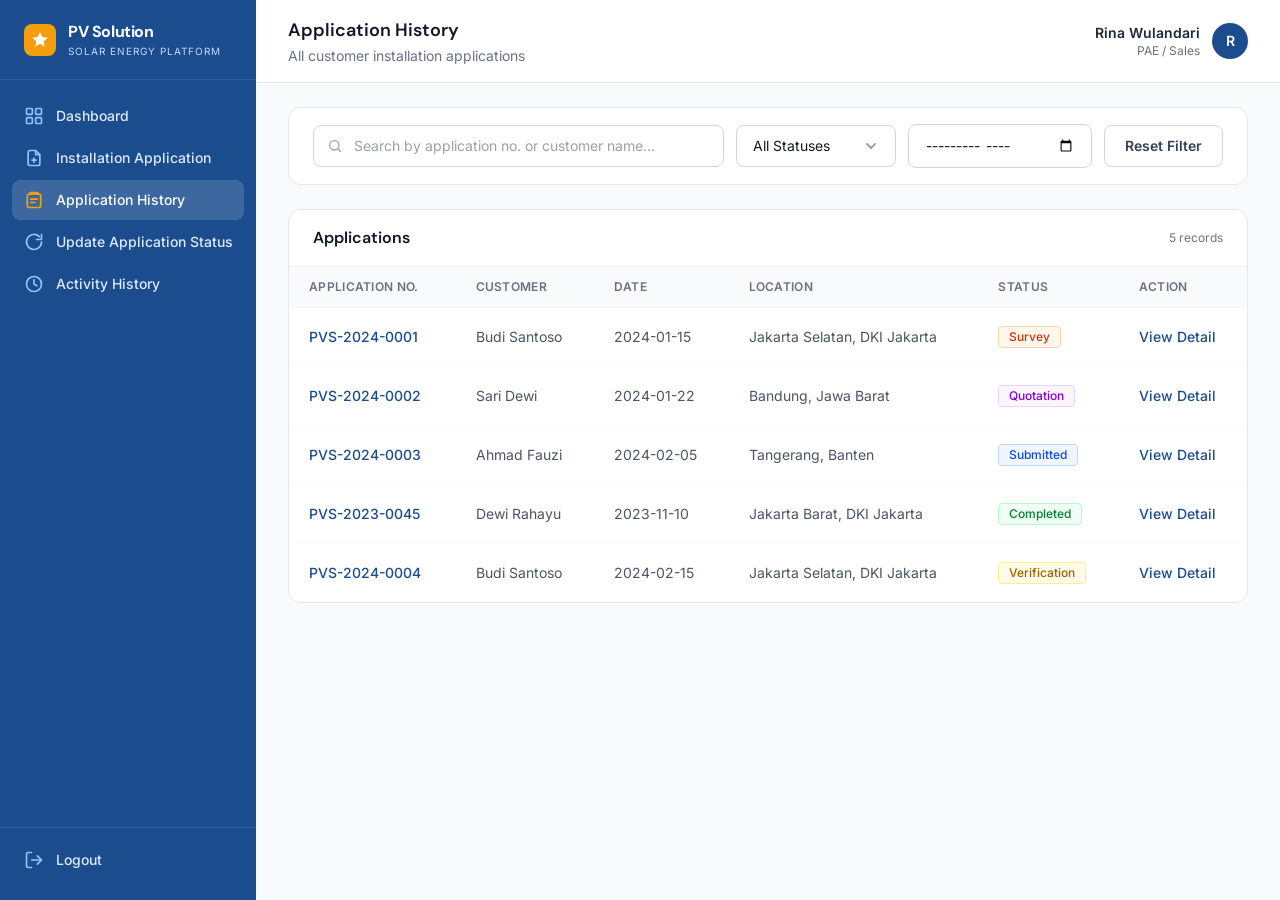
<file: html/pae/history.html>
<!DOCTYPE html>
<html lang="en">
<head>
<meta charset="utf-8">
<meta name="viewport" content="width=device-width, initial-scale=1">
<title>Application History · PV Solution</title>
<link rel="preconnect" href="https://fonts.googleapis.com">
<link rel="preconnect" href="https://fonts.gstatic.com" crossorigin>
<link href="https://fonts.googleapis.com/css2?family=DM+Sans:wght@400;500;600;700&family=Inter:wght@400;500;600;700&display=swap" rel="stylesheet">
<link rel="stylesheet" href="../assets/styles.css">
</head>
<body>

<div class="app">
  <aside class="sidebar">
    <div class="sidebar__brand">
      <span class="brandmark"><svg width="20" height="20" viewBox="0 0 24 24" fill="currentColor" aria-hidden="true"><path d="M12 2.5l2.7 6.02 6.55.63-4.93 4.37 1.42 6.43L12 16.6l-5.74 3.35 1.42-6.43L2.75 9.15l6.55-.63L12 2.5z"/></svg></span>
      <div>
        <div class="sidebar__name">PV Solution</div>
        <div class="sidebar__tag">Solar Energy Platform</div>
      </div>
    </div>

    <nav class="nav">
      <a class="nav__item" href="dashboard.html"><svg width="20" height="20" viewBox="0 0 24 24" fill="none" stroke="currentColor" stroke-width="2" stroke-linecap="round" stroke-linejoin="round" aria-hidden="true"><rect x="3" y="3" width="7" height="7" rx="1"/><rect x="14" y="3" width="7" height="7" rx="1"/><rect x="3" y="14" width="7" height="7" rx="1"/><rect x="14" y="14" width="7" height="7" rx="1"/></svg><span>Dashboard</span></a>
      <a class="nav__item" href="application.html"><svg width="20" height="20" viewBox="0 0 24 24" fill="none" stroke="currentColor" stroke-width="2" stroke-linecap="round" stroke-linejoin="round" aria-hidden="true"><path d="M14 3v5h5"/><path d="M19 8v11a2 2 0 0 1-2 2H7a2 2 0 0 1-2-2V5a2 2 0 0 1 2-2h7z"/><path d="M12 12v5M9.5 14.5h5"/></svg><span>Installation Application</span></a>
      <a class="nav__item is-active" href="history.html"><svg width="20" height="20" viewBox="0 0 24 24" fill="none" stroke="currentColor" stroke-width="2" stroke-linecap="round" stroke-linejoin="round" aria-hidden="true"><path d="M8 3h8a1 1 0 0 1 1 1v1H7V4a1 1 0 0 1 1-1z"/><path d="M7 5H6a2 2 0 0 0-2 2v12a2 2 0 0 0 2 2h12a2 2 0 0 0 2-2V7a2 2 0 0 0-2-2h-1"/><path d="M8 11h8M8 15h5"/></svg><span>Application History</span></a>
      <a class="nav__item" href="update-status.html"><svg width="20" height="20" viewBox="0 0 24 24" fill="none" stroke="currentColor" stroke-width="2" stroke-linecap="round" stroke-linejoin="round" aria-hidden="true"><path d="M21 12a9 9 0 1 1-2.6-6.4"/><path d="M21 3v6h-6"/></svg><span>Update Application Status</span></a>
      <a class="nav__item" href="activity.html"><svg width="20" height="20" viewBox="0 0 24 24" fill="none" stroke="currentColor" stroke-width="2" stroke-linecap="round" stroke-linejoin="round" aria-hidden="true"><circle cx="12" cy="12" r="9"/><path d="M12 7v5l3.5 2"/></svg><span>Activity History</span></a>
    </nav>

    <div class="sidebar__foot">
      <a class="nav__item" href="../index.html"><svg width="20" height="20" viewBox="0 0 24 24" fill="none" stroke="currentColor" stroke-width="2" stroke-linecap="round" stroke-linejoin="round" aria-hidden="true"><path d="M9 21H5a2 2 0 0 1-2-2V5a2 2 0 0 1 2-2h4"/><path d="m16 17 5-5-5-5"/><path d="M21 12H9"/></svg><span>Logout</span></a>
    </div>
  </aside>

  <div class="nav-backdrop" data-nav-close></div>

  <div class="main">
    <header class="topbar">
      <button class="menu-toggle" type="button" aria-label="Open menu" data-nav-toggle><svg width="20" height="20" viewBox="0 0 24 24" fill="none" stroke="currentColor" stroke-width="2" stroke-linecap="round" stroke-linejoin="round" aria-hidden="true"><path d="M3 6h18M3 12h18M3 18h18"/></svg></button>
      <div class="grow">
        <h1 class="h1">Application History</h1>
        <p class="topbar__sub">All customer installation applications</p>
      </div>
      <div class="user">
        <div class="user__meta">
          <div class="user__name">Rina Wulandari</div>
          <div class="user__role">PAE / Sales</div>
        </div>
        <span class="avatar">R</span>
      </div>
    </header>

    <main class="content">
      <section class="card filterbar">
        <div class="filters">
          <div class="search"><svg width="16" height="16" viewBox="0 0 24 24" fill="none" stroke="currentColor" stroke-width="2" stroke-linecap="round" stroke-linejoin="round" aria-hidden="true"><circle cx="11" cy="11" r="7"/><path d="m20 20-3.5-3.5"/></svg><input class="input" type="search" placeholder="Search by application no. or customer name..." aria-label="Search"></div>
          <select class="select" aria-label="Status"><option>All Statuses</option><option>Submitted</option><option>Verification</option><option>Survey</option><option>Quotation</option><option>In Progress</option><option>Completed</option></select>
          <input class="input input--date" type="month" aria-label="Month">
          <button class="btn btn--ghost" type="button">Reset Filter</button>
        </div>
      </section>

      <section class="card">
        <div class="card__head">
          <h2 class="h3">Applications</h2>
          <span class="count">5 records</span>
        </div>
      <div class="table-wrap">
        <table class="data">
          <thead><tr><th>Application No.</th><th>Customer</th><th>Date</th><th>Location</th><th>Status</th><th>Action</th></tr></thead>
          <tbody>
            <tr><td><span class="ref">PVS-2024-0001</span></td><td>Budi Santoso</td><td>2024-01-15</td><td>Jakarta Selatan, DKI Jakarta</td><td><span class="badge badge--survey">Survey</span></td><td><button class="link-btn" type="button" data-modal-open="detail-modal">View Detail</button></td></tr>
            <tr><td><span class="ref">PVS-2024-0002</span></td><td>Sari Dewi</td><td>2024-01-22</td><td>Bandung, Jawa Barat</td><td><span class="badge badge--quotation">Quotation</span></td><td><button class="link-btn" type="button" data-modal-open="detail-modal">View Detail</button></td></tr>
            <tr><td><span class="ref">PVS-2024-0003</span></td><td>Ahmad Fauzi</td><td>2024-02-05</td><td>Tangerang, Banten</td><td><span class="badge badge--submitted">Submitted</span></td><td><button class="link-btn" type="button" data-modal-open="detail-modal">View Detail</button></td></tr>
            <tr><td><span class="ref">PVS-2023-0045</span></td><td>Dewi Rahayu</td><td>2023-11-10</td><td>Jakarta Barat, DKI Jakarta</td><td><span class="badge badge--completed">Completed</span></td><td><button class="link-btn" type="button" data-modal-open="detail-modal">View Detail</button></td></tr>
            <tr><td><span class="ref">PVS-2024-0004</span></td><td>Budi Santoso</td><td>2024-02-15</td><td>Jakarta Selatan, DKI Jakarta</td><td><span class="badge badge--verification">Verification</span></td><td><button class="link-btn" type="button" data-modal-open="detail-modal">View Detail</button></td></tr>
          </tbody>
        </table>
      </div>
      </section>
    </main>
  </div>
</div>

<div class="modal-overlay" id="detail-modal">
  <div class="modal modal--wide">
    <div class="modal__head">
      <h2 class="h3">Application — PVS-2024-0001</h2>
      <button class="modal__close" type="button" data-modal-close aria-label="Close"><svg width="20" height="20" viewBox="0 0 24 24" fill="none" stroke="currentColor" stroke-width="2" stroke-linecap="round" stroke-linejoin="round" aria-hidden="true"><path d="M18 6 6 18M6 6l12 12"/></svg></button>
    </div>
    <div class="modal__body">
      <div>
        <div class="modal-section__title">Progress</div>
        <div class="stepper">
          <div class="step is-done is-linked"><span class="step__dot"><svg width="14" height="14" viewBox="0 0 24 24" fill="none" stroke="currentColor" stroke-width="2" stroke-linecap="round" stroke-linejoin="round" aria-hidden="true"><path d="M20 6 9 17l-5-5"/></svg></span><span class="step__label">Submitted</span></div>
          <div class="step is-done is-linked"><span class="step__dot"><svg width="14" height="14" viewBox="0 0 24 24" fill="none" stroke="currentColor" stroke-width="2" stroke-linecap="round" stroke-linejoin="round" aria-hidden="true"><path d="M20 6 9 17l-5-5"/></svg></span><span class="step__label">Verification</span></div>
          <div class="step is-done is-current"><span class="step__dot"><svg width="14" height="14" viewBox="0 0 24 24" fill="none" stroke="currentColor" stroke-width="2" stroke-linecap="round" stroke-linejoin="round" aria-hidden="true"><path d="M20 6 9 17l-5-5"/></svg></span><span class="step__label">Survey</span></div>
          <div class="step"><span class="step__dot">4</span><span class="step__label">Quotation</span></div>
          <div class="step"><span class="step__dot">5</span><span class="step__label">In Progress</span></div>
          <div class="step"><span class="step__dot">6</span><span class="step__label">Completed</span></div>
        </div>
      </div>

      <div class="modal-section">
        <div class="detail-grid">
          <div><div class="detail__k">Application Number</div><div class="detail__v">PVS-2024-0001</div></div>
          <div><div class="detail__k">Customer Name</div><div class="detail__v">Budi Santoso</div></div>
          <div><div class="detail__k">Phone Number</div><div class="detail__v">0812-3456-7890</div></div>
          <div><div class="detail__k">PLN Customer ID</div><div class="detail__v">5219038201</div></div>
          <div><div class="detail__k">Application Date</div><div class="detail__v">2024-01-15</div></div>
          <div><div class="detail__k">Planned Capacity</div><div class="detail__v">3 kWp</div></div>
          <div><div class="detail__k">Current Capacity</div><div class="detail__v">2200 VA</div></div>
          <div><div class="detail__k">Electricity Type</div><div class="detail__v">Rumah Tangga (R2)</div></div>
        </div>
      </div>

      <div class="modal-section">
        <div class="modal-section__title">Location</div>
        <p class="label-700" style="margin-top:12px;font-weight:400">Jl. Mampang Indah No. 45, Mampang, Mampang Prapatan, Jakarta Selatan, DKI Jakarta</p>
      </div>

      <div class="modal-section">
        <div class="modal-section__title">Notes</div>
        <div class="panel" style="margin-top:8px;padding:12px 16px">
          <p class="label-700" style="font-weight:400">Survei dijadwalkan 22 Januari 2024</p>
        </div>
      </div>
    </div>
  </div>
</div>
<script src="../assets/app.js"></script>
</body>
</html>
</file>
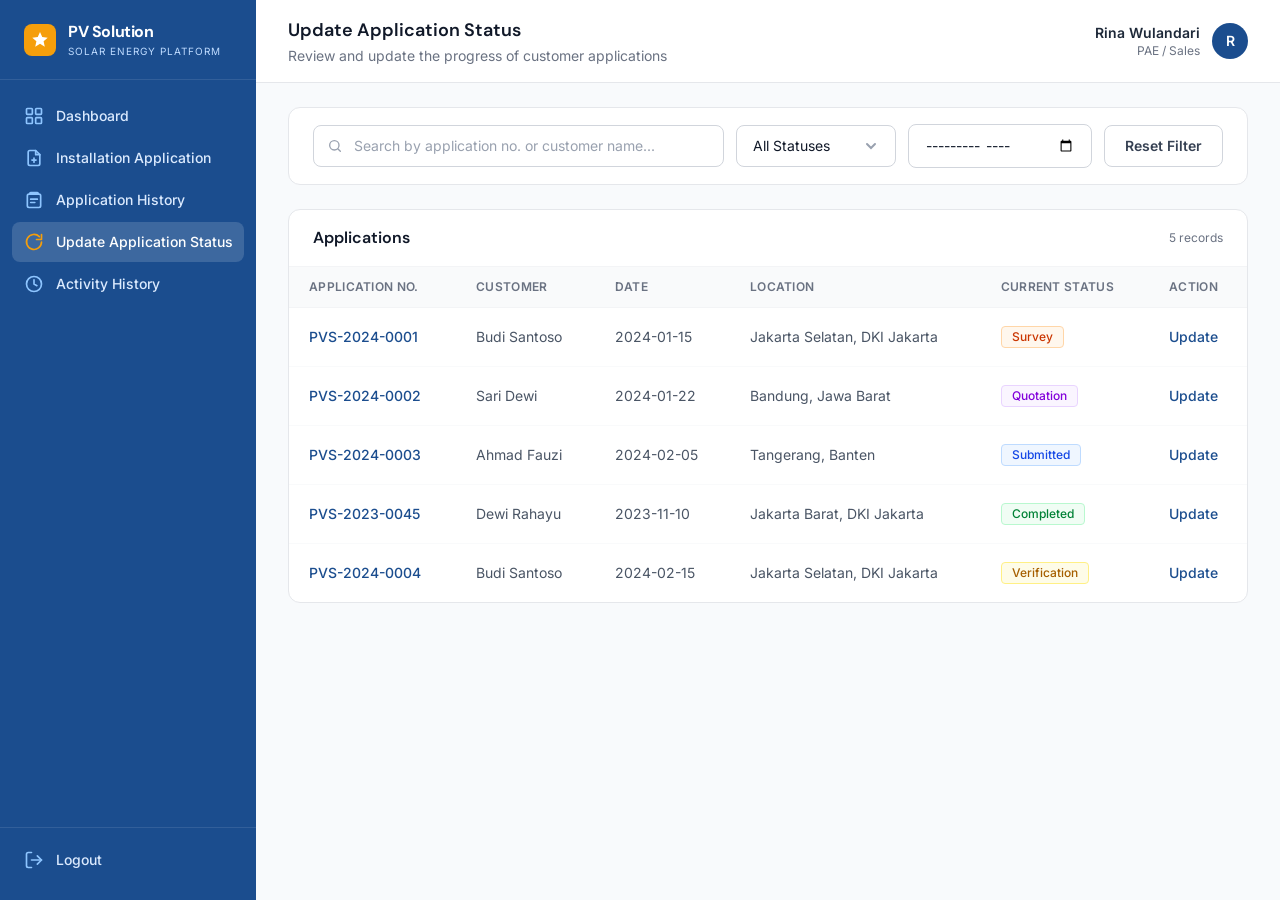
<file: html/pae/update-status.html>
<!DOCTYPE html>
<html lang="en">
<head>
<meta charset="utf-8">
<meta name="viewport" content="width=device-width, initial-scale=1">
<title>Update Application Status · PV Solution</title>
<link rel="preconnect" href="https://fonts.googleapis.com">
<link rel="preconnect" href="https://fonts.gstatic.com" crossorigin>
<link href="https://fonts.googleapis.com/css2?family=DM+Sans:wght@400;500;600;700&family=Inter:wght@400;500;600;700&display=swap" rel="stylesheet">
<link rel="stylesheet" href="../assets/styles.css">
</head>
<body>

<div class="app">
  <aside class="sidebar">
    <div class="sidebar__brand">
      <span class="brandmark"><svg width="20" height="20" viewBox="0 0 24 24" fill="currentColor" aria-hidden="true"><path d="M12 2.5l2.7 6.02 6.55.63-4.93 4.37 1.42 6.43L12 16.6l-5.74 3.35 1.42-6.43L2.75 9.15l6.55-.63L12 2.5z"/></svg></span>
      <div>
        <div class="sidebar__name">PV Solution</div>
        <div class="sidebar__tag">Solar Energy Platform</div>
      </div>
    </div>

    <nav class="nav">
      <a class="nav__item" href="dashboard.html"><svg width="20" height="20" viewBox="0 0 24 24" fill="none" stroke="currentColor" stroke-width="2" stroke-linecap="round" stroke-linejoin="round" aria-hidden="true"><rect x="3" y="3" width="7" height="7" rx="1"/><rect x="14" y="3" width="7" height="7" rx="1"/><rect x="3" y="14" width="7" height="7" rx="1"/><rect x="14" y="14" width="7" height="7" rx="1"/></svg><span>Dashboard</span></a>
      <a class="nav__item" href="application.html"><svg width="20" height="20" viewBox="0 0 24 24" fill="none" stroke="currentColor" stroke-width="2" stroke-linecap="round" stroke-linejoin="round" aria-hidden="true"><path d="M14 3v5h5"/><path d="M19 8v11a2 2 0 0 1-2 2H7a2 2 0 0 1-2-2V5a2 2 0 0 1 2-2h7z"/><path d="M12 12v5M9.5 14.5h5"/></svg><span>Installation Application</span></a>
      <a class="nav__item" href="history.html"><svg width="20" height="20" viewBox="0 0 24 24" fill="none" stroke="currentColor" stroke-width="2" stroke-linecap="round" stroke-linejoin="round" aria-hidden="true"><path d="M8 3h8a1 1 0 0 1 1 1v1H7V4a1 1 0 0 1 1-1z"/><path d="M7 5H6a2 2 0 0 0-2 2v12a2 2 0 0 0 2 2h12a2 2 0 0 0 2-2V7a2 2 0 0 0-2-2h-1"/><path d="M8 11h8M8 15h5"/></svg><span>Application History</span></a>
      <a class="nav__item is-active" href="update-status.html"><svg width="20" height="20" viewBox="0 0 24 24" fill="none" stroke="currentColor" stroke-width="2" stroke-linecap="round" stroke-linejoin="round" aria-hidden="true"><path d="M21 12a9 9 0 1 1-2.6-6.4"/><path d="M21 3v6h-6"/></svg><span>Update Application Status</span></a>
      <a class="nav__item" href="activity.html"><svg width="20" height="20" viewBox="0 0 24 24" fill="none" stroke="currentColor" stroke-width="2" stroke-linecap="round" stroke-linejoin="round" aria-hidden="true"><circle cx="12" cy="12" r="9"/><path d="M12 7v5l3.5 2"/></svg><span>Activity History</span></a>
    </nav>

    <div class="sidebar__foot">
      <a class="nav__item" href="../index.html"><svg width="20" height="20" viewBox="0 0 24 24" fill="none" stroke="currentColor" stroke-width="2" stroke-linecap="round" stroke-linejoin="round" aria-hidden="true"><path d="M9 21H5a2 2 0 0 1-2-2V5a2 2 0 0 1 2-2h4"/><path d="m16 17 5-5-5-5"/><path d="M21 12H9"/></svg><span>Logout</span></a>
    </div>
  </aside>

  <div class="nav-backdrop" data-nav-close></div>

  <div class="main">
    <header class="topbar">
      <button class="menu-toggle" type="button" aria-label="Open menu" data-nav-toggle><svg width="20" height="20" viewBox="0 0 24 24" fill="none" stroke="currentColor" stroke-width="2" stroke-linecap="round" stroke-linejoin="round" aria-hidden="true"><path d="M3 6h18M3 12h18M3 18h18"/></svg></button>
      <div class="grow">
        <h1 class="h1">Update Application Status</h1>
        <p class="topbar__sub">Review and update the progress of customer applications</p>
      </div>
      <div class="user">
        <div class="user__meta">
          <div class="user__name">Rina Wulandari</div>
          <div class="user__role">PAE / Sales</div>
        </div>
        <span class="avatar">R</span>
      </div>
    </header>

    <main class="content">
      <section class="card filterbar">
        <div class="filters">
          <div class="search"><svg width="16" height="16" viewBox="0 0 24 24" fill="none" stroke="currentColor" stroke-width="2" stroke-linecap="round" stroke-linejoin="round" aria-hidden="true"><circle cx="11" cy="11" r="7"/><path d="m20 20-3.5-3.5"/></svg><input class="input" type="search" placeholder="Search by application no. or customer name..." aria-label="Search"></div>
          <select class="select" aria-label="Status"><option>All Statuses</option><option>Submitted</option><option>Verification</option><option>Survey</option><option>Quotation</option><option>In Progress</option><option>Completed</option></select>
          <input class="input input--date" type="month" aria-label="Month">
          <button class="btn btn--ghost" type="button">Reset Filter</button>
        </div>
      </section>

      <section class="card">
        <div class="card__head">
          <h2 class="h3">Applications</h2>
          <span class="count">5 records</span>
        </div>
      <div class="table-wrap">
        <table class="data">
          <thead><tr><th>Application No.</th><th>Customer</th><th>Date</th><th>Location</th><th>Current Status</th><th>Action</th></tr></thead>
          <tbody>
            <tr><td><span class="ref">PVS-2024-0001</span></td><td>Budi Santoso</td><td>2024-01-15</td><td>Jakarta Selatan, DKI Jakarta</td><td><span class="badge badge--survey">Survey</span></td><td><button class="link-btn" type="button" data-modal-open="update-modal">Update</button></td></tr>
            <tr><td><span class="ref">PVS-2024-0002</span></td><td>Sari Dewi</td><td>2024-01-22</td><td>Bandung, Jawa Barat</td><td><span class="badge badge--quotation">Quotation</span></td><td><button class="link-btn" type="button" data-modal-open="update-modal">Update</button></td></tr>
            <tr><td><span class="ref">PVS-2024-0003</span></td><td>Ahmad Fauzi</td><td>2024-02-05</td><td>Tangerang, Banten</td><td><span class="badge badge--submitted">Submitted</span></td><td><button class="link-btn" type="button" data-modal-open="update-modal">Update</button></td></tr>
            <tr><td><span class="ref">PVS-2023-0045</span></td><td>Dewi Rahayu</td><td>2023-11-10</td><td>Jakarta Barat, DKI Jakarta</td><td><span class="badge badge--completed">Completed</span></td><td><button class="link-btn" type="button" data-modal-open="update-modal">Update</button></td></tr>
            <tr><td><span class="ref">PVS-2024-0004</span></td><td>Budi Santoso</td><td>2024-02-15</td><td>Jakarta Selatan, DKI Jakarta</td><td><span class="badge badge--verification">Verification</span></td><td><button class="link-btn" type="button" data-modal-open="update-modal">Update</button></td></tr>
          </tbody>
        </table>
      </div>
      </section>
    </main>
  </div>
</div>

<div class="modal-overlay" id="update-modal">
  <div class="modal modal--mid">
    <div class="modal__head">
      <h2 class="h3">Update Application Status</h2>
      <button class="modal__close" type="button" data-modal-close aria-label="Close"><svg width="20" height="20" viewBox="0 0 24 24" fill="none" stroke="currentColor" stroke-width="2" stroke-linecap="round" stroke-linejoin="round" aria-hidden="true"><path d="M18 6 6 18M6 6l12 12"/></svg></button>
    </div>
    <div class="modal__body">
      <div class="summary-panel">
        <div><div class="detail__k">Application No.</div><div class="detail__v strong">PVS-2024-0001</div></div>
        <div><div class="detail__k">Customer</div><div class="detail__v strong">Budi Santoso</div></div>
        <div><div class="detail__k">Location</div><div class="label-700" style="font-weight:400">Jakarta Selatan, DKI Jakarta</div></div>
        <div><div class="detail__k">Current Status</div><div style="margin-top:4px"><span class="badge badge--survey">Survey</span></div></div>
      </div>

      <div class="field">
        <label class="field__label" for="new-status">New Status <span class="req">*</span></label>
        <select class="select" id="new-status" name="new-status">
          <option value="" selected>Select new status...</option>
          <option>Verification</option><option>Survey</option><option>Quotation</option>
          <option>In Progress</option><option>Completed</option>
        </select>
      </div>

      <div class="field">
        <label class="field__label" for="followup">Follow-up Date</label>
        <input class="input" type="date" id="followup" name="followup">
      </div>

      <div class="field">
        <label class="field__label" for="notes">Notes</label>
        <textarea class="textarea" id="notes" name="notes" style="min-height:84px" placeholder="Enter any notes about this status update..."></textarea>
      </div>

      <div class="note" style="display:block"><strong>Note:</strong> Saving this change will automatically create an activity record in Activity History.</div>
    </div>
    <div class="modal__foot">
      <button class="btn btn--ghost" type="button" data-modal-close>Cancel</button>
      <button class="btn btn--primary" type="button" style="opacity:.5">Save Changes</button>
    </div>
  </div>
</div>
<script src="../assets/app.js"></script>
</body>
</html>
</file>
<file: html/assets/styles.css>
/* ==========================================================================
   PV Solution — Design tokens & components
   Diekstrak langsung dari Figma "PV Solution" (file 9cIWRPoUBfx76ALGx6c0GO)
   ========================================================================== */

/* --------------------------------------------------------------- 1. Tokens */
:root {
  /* Brand */
  --brand-900: #193CB8;
  --brand:     #1B4D8E;   /* primary — sidebar, buttons, links */
  --brand-600: #1447E6;
  --brand-500: #155DFC;
  --accent:    #F59E0B;   /* amber — logo mark, CTA */
  --accent-600:#F54900;

  /* Blues */
  --blue-50:  #EFF6FF;
  --blue-100: #DBEAFE;
  --blue-200: #BEDBFF;
  --blue-300: #8EC5FF;

  /* Neutrals (skala Tailwind) */
  --gray-50:  #F9FAFB;
  --gray-100: #F3F4F6;
  --gray-200: #E5E7EB;
  --gray-300: #D1D5DC;
  --gray-400: #99A1AF;
  --gray-500: #6A7282;
  --gray-600: #4A5565;
  --gray-700: #364153;
  --gray-800: #1E2939;
  --gray-900: #101828;
  --page-bg:  #F8FAFC;

  /* Status */
  --green-bg: #F0FDF4;  --green-bd: #B9F8CF;  --green-fg: #008236;
  --amber-bg: #FEFCE8;  --amber-bd: #FFF085;  --amber-fg: #A65F00;
  --orange-bg:#FFF7ED;  --orange-bd:#FFD6A8;  --orange-fg:#CA3500;
  --red-bg:   #FEF2F2;  --red-bd:   #FFC9C9;  --red-fg:   #E7000B;
  --purple-bg:#FAF5FF;  --purple-bd:#E9D4FF;  --purple-fg:#8200DB;
  --blue-bg:  #EFF6FF;  --blue-bd:  #BEDBFF;  --blue-fg:  #1447E6;

  /* Radius */
  --r-sm: 4px;
  --r:    8px;
  --r-md: 12px;
  --r-lg: 16px;
  --r-full: 9999px;

  /* Shadow */
  --sh-sm: 0 1px 2px -1px rgba(0,0,0,.1), 0 1px 3px 0 rgba(0,0,0,.1);
  --sh-md: 0 4px 6px -4px rgba(0,0,0,.1), 0 10px 15px -3px rgba(0,0,0,.1);
  --sh-xl: 0 25px 50px -12px rgba(0,0,0,.25);

  /* Type */
  --font-head: "DM Sans", "Segoe UI", system-ui, sans-serif;
  --font-body: "Inter", "Segoe UI", system-ui, sans-serif;

  /* Layout */
  --sidebar-w: 256px;
  --topbar-h: 84px;
}

/* ----------------------------------------------------------- 2. Base reset */
*, *::before, *::after { box-sizing: border-box; }

[hidden] { display: none !important; }

html { -webkit-text-size-adjust: 100%; }

body {
  margin: 0;
  background: var(--page-bg);
  color: var(--gray-900);
  font-family: var(--font-body);
  font-size: 14px;
  line-height: 20px;
  -webkit-font-smoothing: antialiased;
}

h1, h2, h3, h4 { font-family: var(--font-head); margin: 0; }
p { margin: 0; }
a { color: var(--brand); text-decoration: none; }
a:hover { text-decoration: underline; }
button { font: inherit; cursor: pointer; }
svg { display: block; flex: none; }

/* ------------------------------------------------------- 3. Type utilities */
.h1 { font-family: var(--font-head); font-weight: 600; font-size: 18px; line-height: 28px; color: var(--gray-900); }
.h2 { font-family: var(--font-head); font-weight: 700; font-size: 20px; line-height: 28px; }
.h3 { font-family: var(--font-head); font-weight: 600; font-size: 16px; line-height: 24px; color: var(--gray-900); }
.display  { font-family: var(--font-head); font-weight: 700; font-size: 36px; line-height: 45px; }
.display-sm { font-family: var(--font-head); font-weight: 700; font-size: 24px; line-height: 32px; }
.stat-num { font-family: var(--font-head); font-weight: 700; font-size: 20px; line-height: 28px; }

.muted     { color: var(--gray-500); }
.muted-600 { color: var(--gray-600); }
.label-700 { color: var(--gray-700); font-weight: 500; }
.small     { font-size: 12px; line-height: 16px; }
.xsmall    { font-size: 10px; line-height: 15px; }
.strong    { font-weight: 600; }
.mono      { font-family: Consolas, "SF Mono", monospace; }

/* ------------------------------------------------------------ 4. App shell */
.app { display: flex; min-height: 100vh; background: var(--page-bg); }

.sidebar {
  width: var(--sidebar-w);
  flex: none;
  display: flex;
  flex-direction: column;
  background: var(--brand);
  color: #fff;
}

.sidebar__brand {
  display: flex;
  align-items: center;
  gap: 12px;
  padding: 20px 24px;
  border-bottom: 1px solid rgba(255,255,255,.1);
}

.brandmark {
  width: 32px; height: 32px;
  flex: none;
  display: grid; place-items: center;
  background: var(--accent);
  border-radius: var(--r);
  color: #fff;
}
.brandmark--lg { width: 40px; height: 40px; border-radius: var(--r-md); box-shadow: var(--sh-md); }

.sidebar__name { font-family: var(--font-head); font-weight: 700; font-size: 16px; line-height: 24px; letter-spacing: -.4px; }
.sidebar__tag  {
  font-size: 10px; line-height: 15px; color: var(--blue-200);
  text-transform: uppercase; letter-spacing: 1px;
}

.nav { flex: 1; display: flex; flex-direction: column; gap: 2px; padding: 16px 12px; }

.nav__item {
  display: flex;
  align-items: center;
  gap: 12px;
  padding: 10px 12px;
  border-radius: var(--r);
  color: var(--blue-100);
  font-weight: 500;
  transition: background .12s ease;
}
.nav__item > span { white-space: nowrap; }
.nav__item:hover { background: rgba(255,255,255,.08); text-decoration: none; }
.nav__item svg { color: var(--blue-300); }
.nav__item.is-active { background: rgba(255,255,255,.15); color: #fff; }
.nav__item.is-active svg { color: var(--accent); }

.sidebar__foot { padding: 12px 12px 20px; border-top: 1px solid rgba(255,255,255,.1); }

.main { flex: 1; min-width: 0; display: flex; flex-direction: column; }

.topbar {
  display: flex;
  align-items: center;
  justify-content: space-between;
  gap: 24px;
  padding: 16px 32px;
  background: #fff;
  border-bottom: 1px solid var(--gray-200);
}
.topbar__sub { padding-top: 2px; color: var(--gray-500); }

.user { display: flex; align-items: center; gap: 12px; }
.user__meta { text-align: right; }
.user__name { color: var(--gray-800); font-weight: 600; }
.user__role { font-size: 12px; line-height: 16px; color: var(--gray-500); }
.avatar {
  width: 36px; height: 36px;
  flex: none;
  display: grid; place-items: center;
  background: var(--brand);
  border-radius: var(--r-full);
  color: #fff;
  font-weight: 600;
}

.content { flex: 1; display: flex; flex-direction: column; gap: 24px; padding: 24px 32px; }

/* ---------------------------------------------------------------- 5. Cards */
.card {
  background: #fff;
  border: 1px solid var(--gray-200);
  border-radius: var(--r-md);
}
.card__head {
  display: flex;
  align-items: center;
  justify-content: space-between;
  gap: 16px;
  padding: 16px 24px;
  border-bottom: 1px solid var(--gray-100);
}
.card__body { padding: 24px; }

.hero {
  display: flex;
  align-items: center;
  justify-content: space-between;
  gap: 24px;
  padding: 24px 32px;
  border-radius: var(--r-lg);
  background: linear-gradient(90deg, #1B4D8E 0%, #2563EB 100%);
  color: #fff;
}
.hero__sub { padding-top: 4px; color: var(--blue-200); }

.stats { display: flex; gap: 16px; }
.stat {
  flex: 1;
  display: flex;
  align-items: center;
  gap: 16px;
  padding: 16px 24px;
  background: #fff;
  border: 1px solid var(--gray-200);
  border-radius: var(--r-md);
}
.stat__icon {
  width: 40px; height: 40px;
  flex: none;
  display: grid; place-items: center;
  border-radius: var(--r);
}
.stat__label { color: var(--gray-600); }

.tone-blue   { background: var(--blue-50);   color: var(--brand); }
.tone-orange { background: var(--orange-bg); color: var(--accent-600); }
.tone-green  { background: var(--green-bg);  color: var(--green-fg); }
.tone-amber  { background: var(--amber-bg);  color: var(--amber-fg); }

/* -------------------------------------------------------------- 6. Buttons */
.btn {
  display: inline-flex;
  align-items: center;
  justify-content: center;
  gap: 8px;
  padding: 10px 20px;
  border: 1px solid transparent;
  border-radius: var(--r);
  font-weight: 600;
  white-space: nowrap;
  transition: filter .12s ease, background .12s ease;
}
.btn:hover { text-decoration: none; filter: brightness(.95); }
.btn--primary { background: var(--brand); color: #fff; }
.btn--accent  { background: var(--accent); color: #fff; box-shadow: var(--sh-md); }
.btn--ghost   { background: #fff; border-color: var(--gray-300); color: var(--gray-700); }
.btn--subtle  { background: var(--gray-100); color: var(--gray-700); }
.btn--block   { width: 100%; padding-left: 0; padding-right: 0; }

.link-btn {
  background: none; border: 0; padding: 0;
  color: var(--brand); font-weight: 500;
}
.link-btn:hover { text-decoration: underline; }

/* ---------------------------------------------------------------- 7. Forms */
.field { display: flex; flex-direction: column; gap: 6px; }
.field__label { color: var(--gray-700); font-weight: 500; }
.field__label .req { color: var(--red-fg); }
.field__label .opt { color: var(--gray-400); font-weight: 400; font-size: 12px; }

.input, .select, .textarea {
  width: 100%;
  padding: 10px 16px;
  border: 1px solid var(--gray-300);
  border-radius: var(--r);
  background: #fff;
  color: var(--gray-900);
  font: inherit;
}
.input::placeholder, .textarea::placeholder { color: var(--gray-400); }
.input:focus, .select:focus, .textarea:focus {
  outline: 0;
  border-color: var(--brand);
  box-shadow: 0 0 0 3px rgba(27,77,142,.18);
}
.select { color: var(--gray-400); appearance: none;
  background-image: url("data:image/svg+xml,%3Csvg xmlns='http://www.w3.org/2000/svg' width='16' height='16' fill='none' stroke='%2399A1AF' stroke-width='2' stroke-linecap='round'%3E%3Cpath d='m4 6 4 4 4-4'/%3E%3C/svg%3E");
  background-repeat: no-repeat; background-position: right 16px center;
  padding-right: 40px;
}
.textarea { min-height: 80px; resize: vertical; }

.input-group { position: relative; }
.input-group .input { padding-right: 44px; }
.input-group__btn {
  position: absolute; top: 50%; right: 12px; transform: translateY(-50%);
  background: none; border: 0; padding: 0; color: var(--gray-400);
}

.field--invalid .input,
.field--invalid .select,
.field--invalid .textarea { background: var(--red-bg); border-color: #FF6467; }
.field__error { color: var(--red-fg); font-size: 12px; line-height: 16px; }

.checkline { display: flex; align-items: flex-start; gap: 10px; }
.checkline input { width: 16px; height: 16px; margin: 2px 0 0; accent-color: var(--brand); }

.form-grid { display: grid; grid-template-columns: 1fr 1fr; gap: 20px; }
.form-grid .span-2 { grid-column: 1 / -1; }

.section-title {
  font-family: var(--font-head); font-weight: 600; font-size: 16px; line-height: 24px;
  color: var(--gray-900);
  padding-bottom: 12px;
  margin-bottom: 20px;
  border-bottom: 1px solid var(--gray-100);
}

.form-actions { display: flex; justify-content: flex-end; gap: 12px; }

/* ---------------------------------------------------------- 8. Filter bar */
.filters { display: flex; align-items: center; gap: 12px; flex-wrap: wrap; }
.filters .search { position: relative; flex: 1; min-width: 240px; }
.filters .search .input { padding-left: 40px; }
.filters .search svg {
  position: absolute; top: 50%; left: 14px; transform: translateY(-50%);
  color: var(--gray-400);
}
.filters .select { width: auto; min-width: 160px; flex: none; }
.filters .input--date { width: auto; min-width: 150px; }
.filter-label { color: var(--gray-500); font-size: 12px; line-height: 16px; }

/* --------------------------------------------------------------- 9. Tables */
.table-wrap { overflow-x: auto; }
table.data { width: 100%; border-collapse: collapse; }
table.data th {
  padding: 12px 20px;
  background: var(--gray-50);
  border-bottom: 1px solid var(--gray-100);
  color: var(--gray-500);
  font-size: 12px; line-height: 16px; font-weight: 600;
  text-align: left;
  text-transform: uppercase; letter-spacing: .3px;
  white-space: nowrap;
}
table.data td {
  padding: 18px 20px;
  border-bottom: 1px solid var(--gray-50);
  color: var(--gray-600);
  vertical-align: middle;
}
table.data tbody tr:last-child td { border-bottom: 0; }
table.data tbody tr:hover { background: var(--gray-50); }
td .ref { color: var(--brand); font-weight: 500; }
.count { color: var(--gray-500); font-size: 12px; line-height: 16px; }

/* --------------------------------------------------------------- 10. Badge */
.badge {
  display: inline-flex; align-items: center;
  padding: 2px 10px;
  border: 1px solid transparent;
  border-radius: var(--r-sm);
  font-size: 12px; line-height: 16px; font-weight: 500;
  white-space: nowrap;
}
.badge--submitted    { background: var(--blue-bg);   border-color: var(--blue-bd);   color: var(--blue-fg); }
.badge--verification { background: var(--amber-bg);  border-color: var(--amber-bd);  color: var(--amber-fg); }
.badge--survey       { background: var(--orange-bg); border-color: var(--orange-bd); color: var(--orange-fg); }
.badge--quotation    { background: var(--purple-bg); border-color: var(--purple-bd); color: var(--purple-fg); }
.badge--progress     { background: var(--blue-bg);   border-color: var(--blue-bd);   color: var(--brand); }
.badge--completed    { background: var(--green-bg);  border-color: var(--green-bd);  color: var(--green-fg); }
.badge--rejected     { background: var(--red-bg);    border-color: var(--red-bd);    color: var(--red-fg); }
.badge--neutral      { background: var(--gray-100);  border-color: var(--gray-200);  color: var(--gray-600); }
.badge--note         { background: #fff;             border-color: var(--gray-300);  color: var(--gray-700); }

/* --------------------------------------------------------------- 12. Modal */
.modal-overlay {
  position: fixed; inset: 0; z-index: 50;
  display: none;
  align-items: center; justify-content: center;
  padding: 32px;
  background: rgba(0,0,0,.4);
}
.modal-overlay.is-open { display: flex; }
.modal {
  width: 100%; max-width: 720px;
  max-height: calc(100vh - 64px);
  display: flex; flex-direction: column;
  background: #fff;
  border-radius: var(--r-md);
  box-shadow: var(--sh-xl);
  overflow: hidden;
}
.modal__head {
  display: flex; align-items: center; justify-content: space-between; gap: 16px;
  padding: 20px 24px;
  border-bottom: 1px solid var(--gray-100);
}
.modal__body { padding: 24px; overflow-y: auto; display: flex; flex-direction: column; gap: 24px; }
.modal__foot {
  display: flex; justify-content: flex-end; gap: 12px;
  padding: 4px 24px 20px;
  background: #fff;
}
.modal__close { background: none; border: 0; padding: 4px; color: var(--gray-400); border-radius: var(--r-sm); }
.modal__close:hover { background: var(--gray-100); color: var(--gray-700); }

/* ------------------------------------------------------ 13. Detail grid */
.detail-grid { display: grid; grid-template-columns: 1fr 1fr; gap: 16px 24px; }
.detail__k { color: var(--gray-500); font-size: 12px; line-height: 16px; }
.detail__v { color: var(--gray-900); font-weight: 500; }

.panel { background: var(--gray-50); border: 1px solid var(--gray-100); border-radius: var(--r); padding: 20px; }

.note {
  display: flex; gap: 12px;
  padding: 12px 16px;
  background: var(--blue-50);
  border: 1px solid var(--blue-bd);
  border-radius: var(--r);
  color: var(--brand-600);
  font-size: 12px; line-height: 16px;
}

/* --------------------------------------------------------- 14. Auth layout */
.auth { display: flex; min-height: 100vh; background: var(--page-bg); }

.auth__aside {
  position: relative;
  width: 50%;
  flex: none;
  display: flex; flex-direction: column; justify-content: space-between;
  padding: 48px;
  overflow: hidden;
  background: var(--brand);
  color: #fff;
}
.auth__aside .blob {
  position: absolute; border-radius: var(--r-full);
  background: rgba(255,255,255,.05);
  pointer-events: none;
}
/* posisi persis dari Figma: (432,-80,288) dan (-80,639,320) */
.auth__aside .blob--1 { width: 288px; height: 288px; top: -80px; right: -80px; }
.auth__aside .blob--2 { width: 320px; height: 320px; top: 639px; left: -80px; }
.auth__inner { position: relative; max-width: 544px; }

.auth__brand { display: flex; align-items: center; gap: 12px; }
.auth__brand .name { font-family: var(--font-head); font-weight: 700; font-size: 20px; line-height: 28px; }
.auth__brand .tag {
  font-size: 12px; line-height: 16px; color: var(--blue-300);
  text-transform: uppercase; letter-spacing: 1.2px;
}

.auth__headline { max-width: 300px; margin-top: 64px; }
.auth__lead { max-width: 384px; margin-top: 24px; font-size: 16px; line-height: 26px; color: var(--blue-200); }

.auth__stats { position: relative; display: flex; gap: 16px; }
.auth__stat {
  flex: 1;
  padding: 16px;
  background: rgba(255,255,255,.1);
  border-radius: var(--r-md);
}
.auth__stat .n { font-family: var(--font-head); font-weight: 700; font-size: 24px; line-height: 32px; }
.auth__stat .k { padding-top: 4px; font-size: 12px; line-height: 16px; color: var(--blue-200); }

.auth__panel {
  flex: 1;
  display: flex; align-items: center; justify-content: center;
  padding: 48px 32px;
}
.auth__form { width: 100%; max-width: 448px; }
.auth__form .head { margin-bottom: 32px; }
.auth__form .head .sub { padding-top: 8px; color: var(--gray-500); }
.auth__form form { display: flex; flex-direction: column; gap: 20px; }
.auth__foot { padding-top: 20px; text-align: center; color: var(--gray-500); }
.auth__foot a { font-weight: 600; }

.demo-box {
  margin-bottom: 24px;
  padding: 12px 16px;
  background: var(--blue-50);
  border: 1px solid var(--blue-bd);
  border-radius: var(--r);
  font-size: 12px; line-height: 16px;
  color: var(--brand-500);
}
.demo-box .t { color: var(--brand-600); font-weight: 500; }
.demo-box code {
  padding: 0 4px;
  background: var(--blue-100);
  border-radius: var(--r-sm);
  font-family: Consolas, monospace;
  color: var(--brand-600);
}
.demo-box .row { padding-top: 4px; }

.forgot { display: flex; justify-content: flex-end; }
.forgot a { font-size: 12px; line-height: 16px; }

/* Halaman auth berbentuk kartu tengah (Register) */
.auth-center {
  min-height: 100vh;
  display: flex; align-items: center; justify-content: center;
  padding: 48px 16px;
  background: var(--page-bg);
}
.auth-center__inner { width: 512px; max-width: 100%; }

.auth-logo { display: flex; align-items: center; justify-content: center; gap: 12px; }
.auth-logo__mark {
  width: 36px; height: 36px;
  display: grid; place-items: center;
  background: var(--brand);
  border-radius: var(--r-md);
  box-shadow: var(--sh-sm);
}
.auth-logo__mark > span {
  width: 28px; height: 28px;
  display: grid; place-items: center;
  background: var(--accent);
  border-radius: var(--r);
  color: #fff;
}
.auth-logo__name { font-family: var(--font-head); font-weight: 700; font-size: 20px; line-height: 28px; color: var(--gray-900); }

.auth-card {
  margin-top: 32px;
  padding: 32px;
  background: #fff;
  border: 1px solid var(--gray-200);
  border-radius: var(--r-lg);
  box-shadow: var(--sh-sm);
}
.auth-card__sub { padding-top: 4px; color: var(--gray-500); }
.auth-card form { display: flex; flex-direction: column; gap: 16px; margin-top: 24px; }
.auth-card .pair { display: flex; gap: 16px; }
.auth-card .pair > * { flex: 1; min-width: 0; }
.auth-card__foot { padding-top: 16px; text-align: center; color: var(--gray-500); }
.auth-card__foot a { font-weight: 600; }

/* ------------------------------------------------------------- 15. Helpers */
.row      { display: flex; align-items: center; gap: 12px; }
.row--between { display: flex; align-items: center; justify-content: space-between; gap: 16px; }
.col      { display: flex; flex-direction: column; }
.grow     { flex: 1; min-width: 0; }
.gap-8    { gap: 8px; }
.gap-16   { gap: 16px; }
.gap-24   { gap: 24px; }
.mt-4     { margin-top: 4px; }
.nowrap   { white-space: nowrap; }
.text-right { text-align: right; }

/* --------------------------------------------- 16. Index page (bonus) */
.index-page { max-width: 1040px; margin: 0 auto; padding: 48px 32px; }
.index-grid { display: grid; grid-template-columns: repeat(auto-fill, minmax(280px, 1fr)); gap: 16px; }
.index-card {
  display: block; padding: 20px;
  background: #fff; border: 1px solid var(--gray-200); border-radius: var(--r-md);
  color: inherit;
}
.index-card:hover { border-color: var(--brand); text-decoration: none; box-shadow: var(--sh-sm); }
.index-card .t { font-family: var(--font-head); font-weight: 600; font-size: 16px; color: var(--gray-900); }
.index-card .d { padding-top: 4px; color: var(--gray-500); font-size: 12px; line-height: 16px; }
.index-group { margin-bottom: 40px; }
.index-group > h2 { margin-bottom: 4px; }
.index-group > p  { margin-bottom: 16px; color: var(--gray-500); }

/* ------------------------------------------------- 17. KPI cards (PAE) */
.kpi {
  flex: 1;
  display: flex; flex-direction: column;
  padding: 20px 24px;
  background: #fff;
  border: 1px solid var(--gray-200);
  border-radius: var(--r-md);
}
.kpi__top { display: flex; align-items: center; justify-content: space-between; gap: 12px; }
.kpi__label { color: var(--gray-600); }
.kpi__icon {
  width: 36px; height: 36px; flex: none;
  display: grid; place-items: center;
  border-radius: var(--r);
  color: #fff;
}
.kpi__num {
  margin-top: 12px;
  font-family: var(--font-head); font-weight: 700; font-size: 30px; line-height: 36px;
}
.fill-brand  { background: var(--brand); }
.fill-orange { background: #FF6900; }
.fill-green  { background: #00A63E; }
.num-brand  { color: var(--brand); }
.num-orange { color: var(--orange-fg); }
.num-green  { color: var(--green-fg); }

/* --------------------------------------------- 18. Dashboard 2 kolom */
.dash-2col { display: grid; grid-template-columns: minmax(0,1fr) 372px; gap: 16px; align-items: start; }

.schedule__row {
  display: flex; gap: 16px;
  padding: 16px 24px;
  border-bottom: 1px solid var(--gray-50);
}
.schedule__row:last-child { border-bottom: 0; }
.schedule__time { flex: none; width: 48px; color: var(--brand); font-weight: 600; }
.schedule__who  { color: var(--gray-800); font-weight: 500; }
.schedule__what { padding-top: 2px; color: var(--gray-500); font-size: 12px; line-height: 16px; }
.schedule__tag  { margin-top: 8px; }

/* ------------------------------------------------- 19. Tabel ringkas */
table.data--sm th { padding: 10px 16px; }
table.data--sm td { padding: 12px 16px; font-size: 12px; line-height: 16px; }
table.data--sm td .ref { font-size: 12px; }

/* ------------------------------------- 20. Filter bar sebagai kartu */
.filterbar { padding: 16px 24px; display: flex; flex-direction: column; gap: 12px; }

/* ------------------------------------------- 21. PLN lookup callout */
.lookup {
  padding: 16px 24px;
  background: var(--blue-50);
  border: 1px solid var(--blue-bd);
  border-radius: var(--r-md);
}
.lookup__title { color: var(--brand-900); font-weight: 600; }
.lookup__row { display: flex; gap: 12px; margin-top: 12px; }
.lookup__row .input { border-color: var(--blue-300); }
.lookup__row .btn { flex: none; opacity: .5; }

/* ------------------------------------------ 22. Form section cards */
.form-stack { width: 768px; max-width: 100%; margin: 0 auto; display: flex; flex-direction: column; gap: 16px; }
.form-stack > .lookup { margin-bottom: 8px; }
.form-card { padding: 20px 24px; background: #fff; border: 1px solid var(--gray-200); border-radius: var(--r-md); }

/* -------------------------------- 23. Stepper (progress aplikasi) */
.stepper { display: flex; align-items: flex-start; margin-top: 12px; }
.step { flex: 1; display: flex; flex-direction: column; align-items: center; gap: 4px; text-align: center; position: relative; }
.step__dot {
  width: 28px; height: 28px;
  display: grid; place-items: center;
  border: 1px solid var(--gray-300);
  border-radius: var(--r-full);
  background: #fff;
  color: var(--gray-400);
  font-size: 12px; font-weight: 600;
  position: relative; z-index: 1;
}
.step__label { font-size: 10px; line-height: 15px; font-weight: 500; color: var(--gray-400); }
.step.is-done .step__dot { background: var(--brand); border-color: var(--brand); color: #fff; }
.step.is-done .step__label { color: var(--brand); }
.step.is-current .step__dot { box-shadow: 0 0 0 2px #fff, 0 0 0 4px var(--brand); }
.step::before, .step::after {
  content: ""; position: absolute; top: 13px; height: 2px; background: var(--gray-200);
}
.step::before { left: 0; right: 50%; margin-right: 18px; }
.step::after  { left: 50%; right: 0; margin-left: 18px; }
.step:first-child::before, .step:last-child::after { display: none; }
.step.is-done::before { background: var(--brand); }
.step.is-done.is-linked::after { background: var(--brand); }

/* ------------------------------------------- 24. Modal detail blocks */
.modal-section { padding-top: 16px; border-top: 1px solid var(--gray-100); }
.modal-section__title {
  color: var(--gray-500); font-size: 12px; line-height: 16px; font-weight: 600;
  text-transform: uppercase; letter-spacing: .3px;
}
.modal--wide { max-width: 768px; }
.modal--mid  { max-width: 576px; }
.modal--slim { max-width: 512px; }
.modal__body--plain { display: block; }

.summary-panel {
  display: grid; grid-template-columns: 1fr 1fr; gap: 12px 24px;
  padding: 12px 16px;
  background: var(--gray-50);
  border-radius: var(--r);
}

.result-state { padding: 36px 0 16px; text-align: center; }
.result-state__icon {
  width: 56px; height: 56px; margin: 0 auto;
  display: grid; place-items: center;
  background: #DCFCE7; border-radius: var(--r-full); color: var(--green-fg);
}
.result-state__title { margin-top: 12px; }
.result-state__sub { margin-top: 4px; color: var(--gray-500); }
.result-state__meta { margin-top: 12px; color: var(--gray-400); font-size: 12px; line-height: 16px; }
.result-stats { display: flex; gap: 12px; width: 320px; margin: 16px auto 0; }
.result-stats > div { flex: 1; padding: 12px 16px; border-radius: var(--r); text-align: center; }
.result-stats .n { font-family: var(--font-head); font-weight: 700; font-size: 20px; line-height: 28px; }
.result-stats .k { padding-top: 2px; font-size: 12px; line-height: 16px; }

/* --------------------------------------------- 25. Quick access (prototype-only,
   bukan bagian desain Figma — jalan pintas untuk lihat Customer UI / PAE UI
   tanpa login sungguhan) */
.quick-access { margin-top: 28px; }
.quick-access__divider {
  display: flex; align-items: center; gap: 12px;
  margin-bottom: 16px;
  color: var(--gray-400); font-size: 12px; line-height: 16px;
}
.quick-access__divider::before,
.quick-access__divider::after { content: ""; flex: 1; height: 1px; background: var(--gray-200); }
.quick-access__grid { display: flex; gap: 12px; }
.quick-access__btn {
  flex: 1;
  display: flex; flex-direction: column; gap: 4px;
  padding: 14px 16px;
  background: #fff;
  border: 1px solid var(--gray-200);
  border-radius: var(--r);
  color: inherit;
  text-align: left;
  transition: border-color .12s ease, background .12s ease;
}
.quick-access__btn:hover { border-color: var(--brand); background: var(--blue-50); text-decoration: none; }
.quick-access__btn .t { display: flex; align-items: center; gap: 8px; font-weight: 600; color: var(--gray-900); }
.quick-access__btn .t svg { color: var(--brand); }
.quick-access__btn .d { font-size: 12px; line-height: 16px; color: var(--gray-500); }

/* --------------------------------------------------- 26b. Responsive (mobile) */
.menu-toggle {
  display: none;
  flex: none;
  align-items: center; justify-content: center;
  width: 36px; height: 36px;
  margin-right: 4px;
  background: none;
  border: 0;
  border-radius: var(--r);
  color: var(--gray-600);
}
.menu-toggle:hover { background: var(--gray-100); }

.nav-backdrop { display: none; }

@media (max-width: 860px) {
  .sidebar {
    position: fixed;
    top: 0; bottom: 0; left: 0;
    z-index: 50;
    transform: translateX(-100%);
    transition: transform .2s ease;
    box-shadow: var(--sh-xl);
  }
  .app.is-nav-open .sidebar { transform: translateX(0); }

  .menu-toggle { display: flex; }

  .nav-backdrop {
    display: none;
    position: fixed; inset: 0;
    z-index: 45;
    background: rgba(0,0,0,.4);
  }
  .app.is-nav-open .nav-backdrop { display: block; }
  body.nav-open { overflow: hidden; }

  .topbar { padding: 12px 16px; gap: 12px; }
  .content { padding: 16px; gap: 16px; }
  .user__meta { display: none; }

  .stats { flex-direction: column; }
  .filters { flex-direction: column; align-items: stretch; }
  .filters .search, .filters .select, .filters .input--date { width: 100%; min-width: 0; }

  .form-grid { grid-template-columns: 1fr; gap: 16px; }
  .detail-grid { grid-template-columns: 1fr; }
  .summary-panel { grid-template-columns: 1fr; }
  .dash-2col { grid-template-columns: 1fr; }
  .result-stats { width: 100%; flex-direction: column; }
  .auth-card .pair { flex-direction: column; gap: 16px; }
  .quick-access__grid { flex-direction: column; }

  .auth { flex-direction: column; }
  .auth__aside { display: none; }
  .auth__panel { padding: 32px 20px; }

  .hero { flex-direction: column; align-items: flex-start; gap: 16px; }
  .hero .btn { width: 100%; }
  .row--between { flex-wrap: wrap; }
  .modal-overlay { padding: 16px; }
  .modal__body { padding: 20px; }
  .form-stack { gap: 12px; }
  .form-card { padding: 16px; }
}

@media (max-width: 480px) {
  .auth-center { padding: 32px 12px; }
  .auth-card { padding: 20px; }
  .index-page { padding: 32px 16px; }
}

/* ----------------------------------------------------------- 26. Page footer */
.page-shell { min-height: 100vh; display: flex; flex-direction: column; }
.page-shell .auth { min-height: 0; flex: 1; }
.page-footer {
  flex: none;
  padding: 14px 32px;
  text-align: center;
  background: #fff;
  border-top: 1px solid var(--gray-200);
  color: var(--gray-500);
  font-size: 12px; line-height: 16px;
}
.page-footer a { font-weight: 600; }
.link-btn.small { font-size: 12px; line-height: 16px; }
</file>
